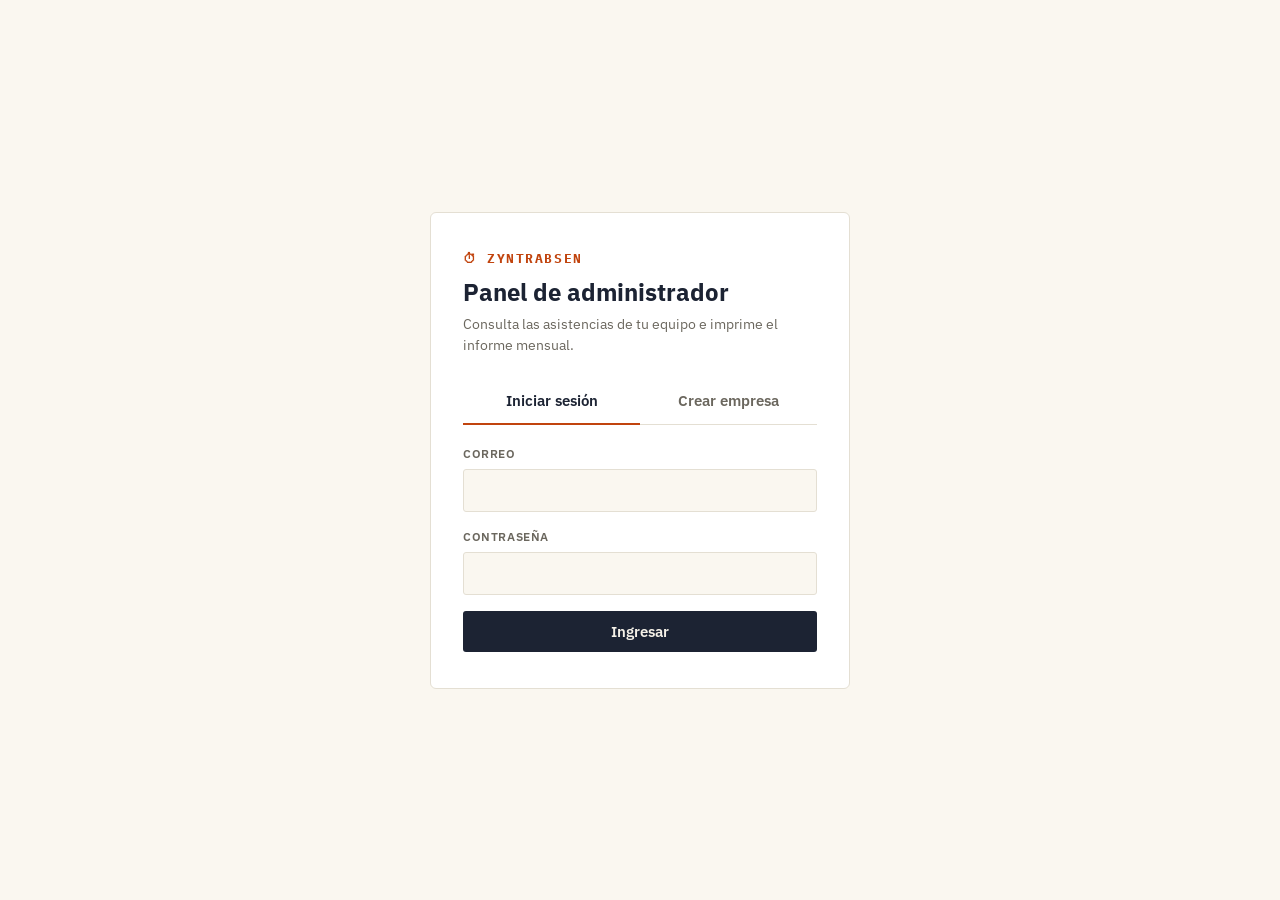
<file: index.html>
<!DOCTYPE html>
<html lang="es">
<head>
<meta charset="UTF-8" />
<meta name="viewport" content="width=device-width, initial-scale=1.0" />
<title data-i18n="auth.pageTitle">ZyntrAbsen · Acceso administrador</title>
<link rel="stylesheet" href="css/styles.css" />
</head>
<body>

<div class="auth-shell">
  <div class="auth-card" style="position:relative">
    <div id="lang-switcher-container" class="lang-switcher-corner"></div>
    <div class="auth-brand">⏱ ZYNTRABSEN</div>
    <h1 class="auth-title" data-i18n="auth.title">Panel de administrador</h1>
    <p class="auth-subtitle" data-i18n="auth.subtitle">Consulta las asistencias de tu equipo e imprime el informe mensual.</p>

    <div class="tabs">
      <div class="tab active" data-tab="login" data-i18n="auth.tabLogin">Iniciar sesión</div>
      <div class="tab" data-tab="signup" data-i18n="auth.tabSignup">Crear empresa</div>
    </div>

    <div id="alert" class="alert"></div>

    <!-- LOGIN -->
    <form id="form-login" class="form-panel active">
      <div class="field">
        <label for="login-email" data-i18n="auth.loginEmail">Correo</label>
        <input id="login-email" type="email" required autocomplete="email" />
      </div>
      <div class="field">
        <label for="login-password" data-i18n="auth.loginPassword">Contraseña</label>
        <input id="login-password" type="password" required autocomplete="current-password" />
      </div>
      <button class="btn btn-primary" type="submit" style="width:100%" data-i18n="auth.loginButton">Ingresar</button>
    </form>

    <!-- SIGNUP (crear empresa) -->
    <form id="form-signup" class="form-panel">
      <div class="field">
        <label for="signup-company" data-i18n="auth.signupCompanyName">Nombre de la empresa</label>
        <input id="signup-company" type="text" required />
      </div>
      <div class="field">
        <label for="signup-country" data-i18n="auth.signupCountry">País base</label>
        <select id="signup-country" required>
          <option value="" data-i18n="auth.signupCountryLoading">Cargando países…</option>
        </select>
      </div>
      <div class="field">
        <label for="signup-name" data-i18n="auth.signupYourName">Tu nombre</label>
        <input id="signup-name" type="text" required />
      </div>
      <div class="field">
        <label for="signup-email" data-i18n="auth.signupEmail">Correo</label>
        <input id="signup-email" type="email" required autocomplete="email" />
      </div>
      <div class="field">
        <label for="signup-password" data-i18n="auth.signupPassword">Contraseña</label>
        <input id="signup-password" type="password" required minlength="6" autocomplete="new-password" />
      </div>
      <button class="btn btn-stamp" type="submit" style="width:100%" data-i18n="auth.signupButton">Crear empresa y cuenta admin</button>
      <p class="hint" data-i18n="auth.signupHint">Se generará un código único que tus empleados usarán para registrarse en la app móvil.</p>

      <div id="code-result" class="code-result">
        <span data-i18n="auth.codeResultLabel">Código de invitación de tu empresa:</span><br />
        <span class="code" id="code-value">------</span>
        <p class="hint" style="margin-top:10px" data-i18n-html="auth.codeResultHint">Guárdalo y compártelo con tus empleados. Ya puedes <a href="dashboard.html">ir al panel</a>.</p>
      </div>
    </form>
  </div>
</div>

<script src="js/config.js"></script>
<script type="module" src="js/auth.js"></script>
</body>
</html>
</file>
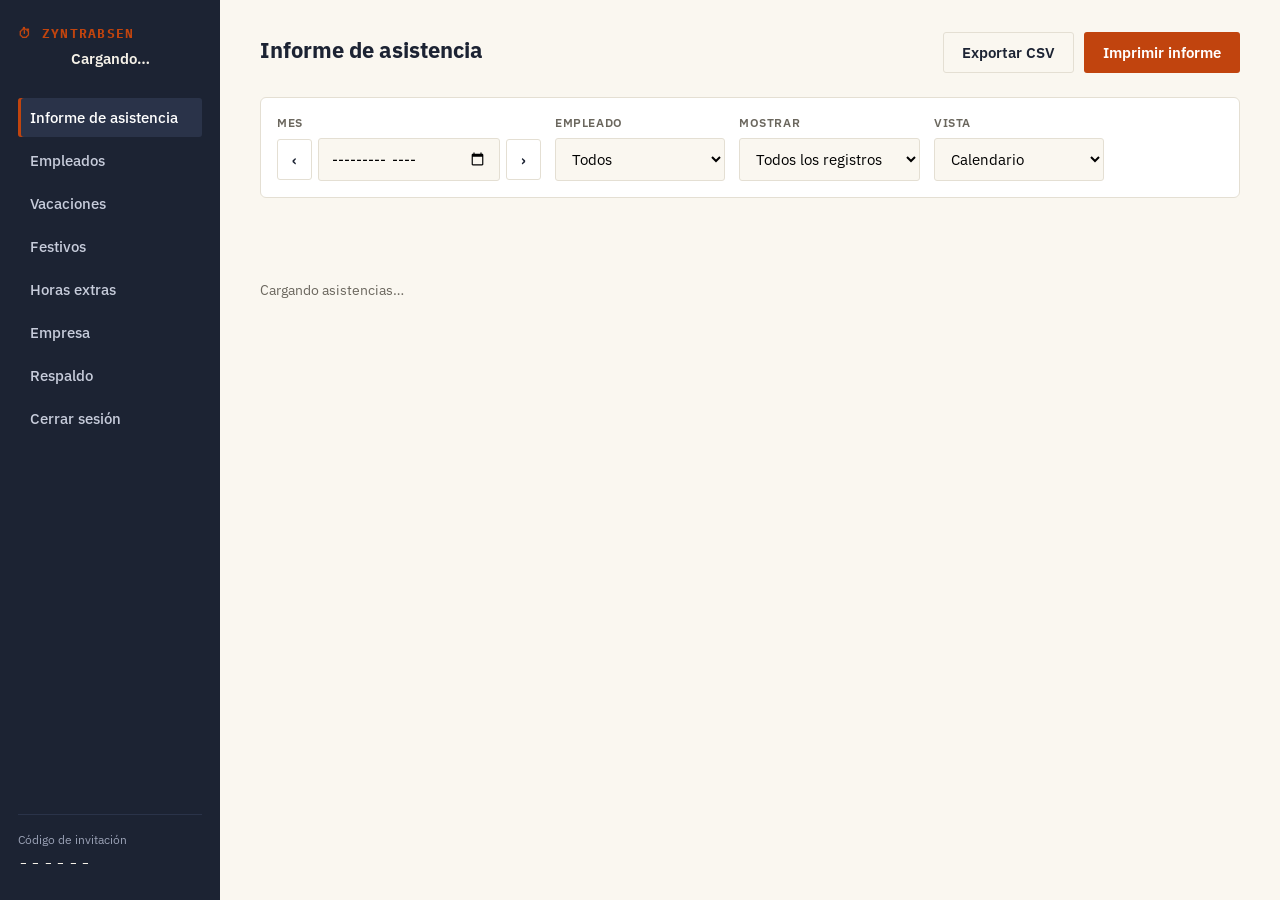
<file: dashboard.html>
<!DOCTYPE html>
<html lang="es">
<head>
<meta charset="UTF-8" />
<meta name="viewport" content="width=device-width, initial-scale=1.0" />
<title data-i18n="dash.pageTitle">ZyntrAbsen · Panel</title>
<link rel="stylesheet" href="css/styles.css" />
</head>
<body>

<div class="app-shell">
  <aside class="sidebar">
    <div class="sidebar-brand">⏱ ZYNTRABSEN</div>
    <div id="sidebar-logo"></div>
    <div class="sidebar-company" id="company-name">Cargando…</div>
    <nav class="sidebar-nav">
      <button data-view="report" class="active" data-i18n="dash.navReport">Informe de asistencia</button>
      <button data-view="employees" data-i18n="dash.navEmployees">Empleados</button>
      <button data-view="vacations" data-i18n="dash.navVacations">Vacaciones</button>
      <button data-view="holidays" data-i18n="dash.navHolidays">Festivos</button>
      <button data-view="overtime" data-i18n="dash.navOvertime">Horas extras</button>
      <button data-view="company" data-i18n="dash.navCompany">Empresa</button>
      <button data-view="backup" data-i18n="dash.navBackup">Respaldo</button>
      <button id="logout-btn" data-i18n="common.logout">Cerrar sesión</button>
    </nav>
    <div class="sidebar-code">
      <span data-i18n="dash.inviteCode">Código de invitación</span>
      <div class="code" id="company-code">------</div>
      <div id="lang-switcher-container"></div>
    </div>
  </aside>

  <main class="main">
    <div id="status-banner"></div>

    <!-- ============ VISTA: INFORME ============ -->
    <section id="view-report">
      <div class="main-header">
        <h1 class="main-title" data-i18n="dash.report.title">Informe de asistencia</h1>
        <div class="main-actions">
          <button class="btn btn-ghost no-print" id="btn-export-csv" data-i18n="dash.report.exportCsv">Exportar CSV</button>
          <button class="btn btn-stamp no-print" id="btn-print" data-i18n="dash.report.print">Imprimir informe</button>
        </div>
      </div>

      <div class="toolbar no-print">
        <div class="field">
          <label for="filter-month" data-i18n="dash.report.month">Mes</label>
          <div class="month-nav">
            <button type="button" class="btn btn-ghost btn-icon" id="btn-prev-month">‹</button>
            <input type="month" id="filter-month" />
            <button type="button" class="btn btn-ghost btn-icon" id="btn-next-month">›</button>
          </div>
        </div>
        <div class="field">
          <label for="filter-employee" data-i18n="dash.report.employee">Empleado</label>
          <select id="filter-employee"><option value="" data-i18n="dash.report.employeeAll">Todos</option></select>
        </div>
        <div class="field">
          <label for="filter-overtime" data-i18n="dash.report.show">Mostrar</label>
          <select id="filter-overtime">
            <option value="all" data-i18n="dash.report.showAll">Todos los registros</option>
            <option value="overtime" data-i18n="dash.report.showOvertimeOnly">Solo overtime</option>
            <option value="regular" data-i18n="dash.report.showRegularOnly">Solo horario regular</option>
          </select>
        </div>
        <div class="field">
          <label for="filter-view" data-i18n="dash.report.view">Vista</label>
          <select id="filter-view">
            <option value="calendar" selected data-i18n="dash.report.viewCalendar">Calendario</option>
            <option value="list" data-i18n="dash.report.viewList">Lista</option>
          </select>
        </div>
      </div>

      <div class="summary-row" id="summary-row"></div>

      <div id="report-list" class="ticket-list">
        <p class="loading" data-i18n="dash.report.loadingAttendance">Cargando asistencias…</p>
      </div>

      <div id="report-calendar" style="display:none"></div>
    </section>

    <!-- ============ VISTA: EMPLEADOS ============ -->
    <section id="view-employees" style="display:none">
      <div class="main-header">
        <h1 class="main-title" data-i18n="dash.emp.title">Empleados</h1>
      </div>

      <p class="hint" id="employees-hint" style="margin-bottom:16px"></p>

      <div id="employee-alert" class="alert"></div>

      <form id="form-add-employee" class="inline-form">
        <div class="field">
          <label for="new-emp-name" data-i18n="dash.emp.formName">Nombre completo</label>
          <input id="new-emp-name" type="text" required />
        </div>
        <div class="field">
          <label for="new-emp-email" data-i18n="dash.emp.formEmail">Correo</label>
          <input id="new-emp-email" type="email" required />
        </div>
        <div class="field">
          <label for="new-emp-password" data-i18n="dash.emp.formPassword">Contraseña provisional</label>
          <input id="new-emp-password" type="text" minlength="6" required data-i18n-placeholder="dash.emp.formPasswordPlaceholder" placeholder="Mínimo 6 caracteres" />
        </div>
        <div class="field">
          <label for="new-emp-hire-date" data-i18n="dash.emp.formHireDate">Fecha de ingreso</label>
          <input id="new-emp-hire-date" type="date" required />
        </div>
        <button class="btn btn-stamp" type="submit" data-i18n="dash.emp.formSubmit">Crear cuenta</button>
      </form>

      <table class="simple-table">
        <thead><tr>
          <th data-i18n="dash.emp.thName">Nombre</th><th data-i18n="dash.emp.thEmail">Correo</th><th data-i18n="dash.emp.thStatus">Estado</th><th data-i18n="dash.emp.thHire">Ingreso</th><th data-i18n="dash.emp.thTermination">Salida</th><th></th>
        </tr></thead>
        <tbody id="employees-tbody"><tr><td colspan="6" class="loading" data-i18n="common.loading">Cargando…</td></tr></tbody>
      </table>
      <!-- Salary + Dept subsection -->
      <div style="margin-top:32px; padding-top:28px; border-top:1px solid var(--line)">
        <div style="display:flex; justify-content:space-between; align-items:center; margin-bottom:6px">
          <h2 class="main-title" style="font-size:16px; margin:0" data-i18n="dash.emp.salaryTitle">Sueldo y departamento</h2>
          <a href="overtime-portal.html" target="_blank" class="btn btn-ghost" style="font-size:13px" data-i18n="dash.emp.portalLink">Portal de horas extras ↗</a>
        </div>
        <p class="hint" style="margin-bottom:16px" data-i18n="dash.emp.salaryHint">El sueldo básico se usa para calcular la remuneración de horas extras en el portal del empleado.</p>
        <table class="simple-table">
          <thead><tr>
            <th data-i18n="dash.emp.thName">Nombre</th>
            <th data-i18n="dash.emp.salaryThDept">Departamento</th>
            <th data-i18n="dash.emp.salaryThSalary">Sueldo básico</th>
          </tr></thead>
          <tbody id="salary-dept-tbody"><tr><td colspan="3" class="loading" data-i18n="common.loading">Cargando…</td></tr></tbody>
        </table>
      </div>
    </section>

    <!-- ============ VISTA: VACACIONES ============ -->
    <section id="view-vacations" style="display:none">
      <div class="main-header">
        <h1 class="main-title" data-i18n="dash.vac.title">Vacaciones</h1>
        <div class="field" style="margin:0">
          <label for="vac-year" data-i18n="dash.vac.year">Año</label>
          <input type="number" id="vac-year" style="width:100px" />
        </div>
      </div>
      <p class="hint" style="margin-bottom:16px" data-i18n="dash.vac.hint">El saldo se calcula como los días asignados al año menos los días ya registrados como tomados en ese año. Los días asignados son editables por empleado.</p>

      <table class="simple-table" style="margin-bottom:28px">
        <thead><tr><th data-i18n="dash.vac.thEmployee">Empleado</th><th data-i18n="dash.vac.thAllowance">Asignados/año</th><th data-i18n="dash.vac.thTaken">Tomados este año</th><th data-i18n="dash.vac.thRemaining">Restantes</th></tr></thead>
        <tbody id="vacations-summary-tbody"><tr><td colspan="4" class="loading" data-i18n="common.loading">Cargando…</td></tr></tbody>
      </table>

      <h1 class="main-title" style="font-size:16px; margin-bottom:12px" data-i18n="dash.vac.registerTitle">Registrar un período tomado</h1>
      <form id="form-vacation" class="inline-form">
        <div class="field">
          <label for="vac-employee" data-i18n="dash.vac.formEmployee">Empleado</label>
          <select id="vac-employee" required></select>
        </div>
        <div class="field">
          <label for="vac-start" data-i18n="dash.vac.formStart">Inicio</label>
          <input type="date" id="vac-start" required />
        </div>
        <div class="field">
          <label for="vac-end" data-i18n="dash.vac.formEnd">Fin</label>
          <input type="date" id="vac-end" required />
        </div>
        <div class="field">
          <label for="vac-days" data-i18n="dash.vac.formDays">Días</label>
          <input type="number" id="vac-days" min="1" style="width:80px" required />
        </div>
        <div class="field" style="flex:1">
          <label for="vac-note" data-i18n="dash.vac.formNote">Nota (opcional)</label>
          <input type="text" id="vac-note" data-i18n-placeholder="dash.vac.formNotePlaceholder" placeholder="Ej. Vacaciones de fin de año" />
        </div>
        <button class="btn btn-primary" type="submit" data-i18n="dash.vac.formSubmit">Registrar</button>
      </form>

      <table class="simple-table">
        <thead><tr><th data-i18n="dash.vac.thEmployee">Empleado</th><th data-i18n="dash.vac.thPeriod">Período</th><th data-i18n="dash.vac.thDays">Días</th><th data-i18n="dash.vac.thNote">Nota</th><th></th></tr></thead>
        <tbody id="vacations-log-tbody"><tr><td colspan="5" class="loading" data-i18n="common.loading">Cargando…</td></tr></tbody>
      </table>
    </section>

    <!-- ============ VISTA: FESTIVOS ============ -->
    <section id="view-holidays" style="display:none">
      <div class="main-header">
        <h1 class="main-title" data-i18n="dash.hol.title">Festivos</h1>
      </div>
      <p class="hint" style="margin-bottom:16px" data-i18n="dash.hol.hint">Los festivos nacionales del país de tu empresa ya están precargados. Agrega aquí fechas especiales propias de tu empresa (cierres, puentes internos, etc). Cualquier día listado aquí cuenta como overtime a cualquier hora.</p>

      <div class="toolbar">
        <div class="field" style="flex:1 1 100%">
          <label data-i18n="dash.hol.countriesLabel">Países cuyos festivos nacionales aplican</label>
          <div id="holiday-countries-list" style="display:flex; gap:8px; flex-wrap:wrap; margin-top:8px;"></div>
        </div>
        <div class="field">
          <label for="add-country-select" data-i18n="dash.hol.addCountryLabel">Agregar otro país (ej. embajadas)</label>
          <select id="add-country-select"><option value="" data-i18n="dash.hol.chooseCountry">Elegir país…</option></select>
        </div>
        <button class="btn btn-primary" id="btn-add-country" type="button" data-i18n="dash.hol.addCountryBtn">Agregar país</button>
      </div>
      <form id="form-holiday" class="inline-form">
        <div class="field">
          <label for="holiday-date" data-i18n="dash.hol.formDate">Fecha</label>
          <input type="date" id="holiday-date" required />
        </div>
        <div class="field" style="flex:1">
          <label for="holiday-name" data-i18n="dash.hol.formName">Nombre</label>
          <input type="text" id="holiday-name" data-i18n-placeholder="dash.hol.formNamePlaceholder" placeholder="Ej. Aniversario de la empresa" required />
        </div>
        <button class="btn btn-primary" type="submit" data-i18n="dash.hol.formSubmit">Agregar festivo</button>
      </form>
      <table class="simple-table">
        <thead><tr><th data-i18n="dash.hol.thDate">Fecha</th><th data-i18n="dash.hol.thName">Nombre</th><th data-i18n="dash.hol.thOrigin">Origen</th><th></th></tr></thead>
        <tbody id="holidays-tbody"><tr><td colspan="4" class="loading" data-i18n="common.loading">Cargando…</td></tr></tbody>
      </table>
    </section>

    <!-- ============ VISTA: EMPRESA ============ -->
    <section id="view-company" style="display:none">
      <div class="main-header">
        <h1 class="main-title" data-i18n="dash.company.title">Configuración de la empresa</h1>
      </div>
      <p class="hint" style="margin-bottom:16px" data-i18n="dash.company.logoHint">
        Se muestra en la app móvil de tus empleados. Recomendado: imagen cuadrada, fondo blanco o transparente, menos de 2 MB.
      </p>

      <div id="company-alert" class="alert"></div>

      <div style="display:flex; align-items:center; gap:24px; margin-top:8px">
        <div id="logo-preview" style="width:120px; height:120px; border-radius:12px; border:1px solid var(--line); background:var(--paper-card); display:flex; align-items:center; justify-content:center; overflow:hidden; flex-shrink:0">
          <span class="hint" data-i18n="dash.company.noLogo" style="text-align:center; padding:8px; font-size:12px">Todavía no has subido un logo.</span>
        </div>
        <div>
          <input type="file" id="logo-file-input" accept="image/png,image/jpeg,image/webp" style="display:none" />
          <button class="btn btn-stamp" id="btn-upload-logo" type="button" data-i18n="dash.company.uploadButton">Subir logo</button>
        </div>
      </div>

      <div style="margin-top:32px; padding-top:28px; border-top:1px solid var(--line)">
        <h2 class="main-title" style="font-size:16px; margin-bottom:6px" data-i18n="dash.company.hoursTitle">Horario laboral</h2>
        <p class="hint" style="margin-bottom:16px" data-i18n="dash.company.hoursHint">
          Cualquier marcaje fuera de este horario (o cualquier hora, en un día festivo) cuenta automáticamente como overtime.
        </p>
        <div class="inline-form" style="margin-bottom:0">
          <div class="field">
            <label for="work-start" data-i18n="dash.company.workStart">Entrada</label>
            <input type="time" id="work-start" />
          </div>
          <div class="field">
            <label for="work-end" data-i18n="dash.company.workEnd">Salida</label>
            <input type="time" id="work-end" />
          </div>
          <button class="btn btn-primary" id="btn-save-hours" type="button" data-i18n="dash.company.hoursSave">Guardar horario</button>
        </div>
      </div>

      <div style="margin-top:32px; padding-top:28px; border-top:1px solid var(--line)">
        <h2 class="main-title" style="font-size:16px; margin-bottom:6px" data-i18n="dash.company.scheduleTitle">Recordatorios de marcaje (app móvil)</h2>
        <p class="hint" style="margin-bottom:16px" data-i18n="dash.company.scheduleHint">
          Define a qué hora enviar notificaciones de entrada y salida a los empleados en la app.
        </p>
        <table class="simple-table">
          <thead><tr>
            <th data-i18n="dash.company.schDay">Día</th>
            <th data-i18n="dash.company.schActive">Día laboral</th>
            <th data-i18n="dash.company.schIn">Entrada</th>
            <th data-i18n="dash.company.schOut">Salida</th>
          </tr></thead>
          <tbody id="schedule-tbody"><tr><td colspan="4" class="loading" data-i18n="common.loading">Cargando…</td></tr></tbody>
        </table>
        <div style="margin-top:16px; display:flex; align-items:center; gap:14px">
          <button class="btn btn-primary" id="btn-save-schedule" type="button" data-i18n="dash.company.schSave">Guardar recordatorios</button>
          <span id="schedule-status" class="hint"></span>
        </div>
      </div>

      <div style="margin-top:32px; padding-top:28px; border-top:1px solid var(--line)">
        <h2 class="main-title" style="font-size:16px; margin-bottom:6px" data-i18n="dash.company.rulesTitle">Reglas de asistencia</h2>
        <p class="hint" style="margin-bottom:16px" data-i18n="dash.company.rulesHint">
          Configura la tolerancia de llegada tardía y el tiempo mínimo para que las horas extras se contabilicen.
        </p>
        <div class="inline-form" style="flex-wrap:wrap; gap:20px; margin-bottom:0">
          <div class="field">
            <label for="grace-minutes" data-i18n="dash.company.graceLabel">Tolerancia de llegada tardía (minutos)</label>
            <input type="number" id="grace-minutes" min="0" max="60" step="1" style="width:90px" value="0" />
            <span class="hint" data-i18n="dash.company.graceHint" style="font-size:11px"></span>
          </div>
          <div class="field">
            <label for="overtime-min-minutes" data-i18n="dash.company.overtimeMinLabel">Mínimo de horas extras por sesión (minutos)</label>
            <input type="number" id="overtime-min-minutes" min="0" max="120" step="1" style="width:90px" value="0" />
            <span class="hint" data-i18n="dash.company.overtimeMinHint" style="font-size:11px"></span>
          </div>
        </div>
        <div style="margin-top:16px; display:flex; align-items:center; gap:14px">
          <button class="btn btn-primary" id="btn-save-rules" type="button" data-i18n="dash.company.rulesSave">Guardar reglas</button>
          <span id="rules-status" class="hint"></span>
        </div>
      </div>

      <div style="margin-top:32px; padding-top:28px; border-top:1px solid var(--line)">
        <h2 class="main-title" style="font-size:16px; margin-bottom:6px" data-i18n="dash.company.otRatesTitle">Tarifas de horas extras</h2>
        <p class="hint" style="margin-bottom:16px" data-i18n="dash.company.otRatesHint">
          Porcentaje del sueldo básico que se paga por hora extra. El máximo define el tope mensual permitido.
        </p>
        <div class="inline-form" style="flex-wrap:wrap; gap:20px; margin-bottom:0">
          <div class="field">
            <label for="ot-rate-weekday" data-i18n="dash.company.otRateWeekday">Tarifa día hábil (% del sueldo/hora)</label>
            <div style="display:flex; align-items:center; gap:6px">
              <input type="number" id="ot-rate-weekday" min="0" max="100" step="0.01" style="width:90px" value="0.50" />
              <span class="hint">%</span>
            </div>
          </div>
          <div class="field">
            <label for="ot-rate-holiday" data-i18n="dash.company.otRateHoliday">Tarifa día libre / festivo (% del sueldo/hora)</label>
            <div style="display:flex; align-items:center; gap:6px">
              <input type="number" id="ot-rate-holiday" min="0" max="100" step="0.01" style="width:90px" value="0.75" />
              <span class="hint">%</span>
            </div>
          </div>
          <div class="field">
            <label for="ot-max-pct" data-i18n="dash.company.otMaxPct">Máximo mensual permitido (% del sueldo básico)</label>
            <div style="display:flex; align-items:center; gap:6px">
              <input type="number" id="ot-max-pct" min="0" max="100" step="0.5" style="width:90px" value="28" />
              <span class="hint">%</span>
            </div>
          </div>
        </div>
        <div style="margin-top:16px; display:flex; align-items:center; gap:14px">
          <button class="btn btn-primary" id="btn-save-ot-rates" type="button" data-i18n="dash.company.otRatesSave">Guardar tarifas</button>
          <span id="ot-rates-status" class="hint"></span>
        </div>
      </div>

      <div style="margin-top:32px; padding-top:28px; border-top:1px solid var(--line)">
        <h2 class="main-title" style="font-size:16px; margin-bottom:6px" data-i18n="dash.company.reportHeaderTitle">Encabezado del formulario de horas extras</h2>
        <p class="hint" style="margin-bottom:16px" data-i18n="dash.company.reportHeaderHint">
          Este texto aparecerá en la esquina superior derecha del formulario impreso de horas extras.
        </p>
        <div class="field" style="max-width:480px">
          <label for="report-header-text" data-i18n="dash.company.reportHeaderLabel">Texto de referencia</label>
          <textarea id="report-header-text" rows="3" style="width:100%; padding:8px 10px; border:1px solid var(--line); border-radius:4px; font-size:13px; font-family:inherit; resize:vertical" data-i18n-placeholder="dash.company.reportHeaderPlaceholder"></textarea>
        </div>
        <div style="margin-top:14px; display:flex; align-items:center; gap:14px">
          <button class="btn btn-primary" id="btn-save-report-header" type="button" data-i18n="dash.company.reportHeaderSave">Guardar encabezado</button>
          <span id="report-header-status" class="hint"></span>
        </div>
      </div>

      <div style="margin-top:32px; padding-top:28px; border-top:1px solid var(--line)">
        <h2 class="main-title" style="font-size:16px; margin-bottom:6px" data-i18n="dash.company.pwTitle">Cambiar contraseña</h2>
        <p class="hint" style="margin-bottom:16px" data-i18n="dash.company.pwHint">
          Tu contraseña se almacena de forma segura en Supabase, nunca en este sitio.
        </p>
        <div id="pw-alert" class="alert"></div>
        <div class="inline-form" style="flex-direction:column; align-items:flex-start; gap:14px; margin-bottom:0">
          <div class="field">
            <label for="pw-current" data-i18n="dash.company.pwCurrent">Contraseña actual</label>
            <input type="password" id="pw-current" autocomplete="current-password" style="min-width:260px" />
          </div>
          <div class="field">
            <label for="pw-new" data-i18n="dash.company.pwNew">Nueva contraseña</label>
            <input type="password" id="pw-new" autocomplete="new-password" style="min-width:260px" />
          </div>
          <div class="field">
            <label for="pw-confirm" data-i18n="dash.company.pwConfirm">Confirmar nueva contraseña</label>
            <input type="password" id="pw-confirm" autocomplete="new-password" style="min-width:260px" />
          </div>
          <button class="btn btn-primary" id="btn-change-pw" type="button" data-i18n="dash.company.pwSave">Cambiar contraseña</button>
        </div>
      </div>

      <div style="margin-top:32px; padding-top:28px; border-top:1px solid var(--line)">
        <h2 class="main-title" style="font-size:16px; margin-bottom:6px" data-i18n="dash.company.emailTitle">Cambiar correo de acceso</h2>
        <p class="hint" style="margin-bottom:16px" data-i18n="dash.company.emailHint">
          Supabase enviará un enlace de confirmación al nuevo correo. El cambio solo aplica al hacer clic en ese enlace.
        </p>
        <div id="email-alert" class="alert"></div>
        <div class="inline-form" style="flex-direction:column; align-items:flex-start; gap:14px; margin-bottom:0">
          <div class="field">
            <label data-i18n="dash.company.emailCurrent">Correo actual</label>
            <input type="email" id="email-current-display" disabled style="min-width:260px; opacity:.6" />
          </div>
          <div class="field">
            <label for="email-new" data-i18n="dash.company.emailNew">Nuevo correo</label>
            <input type="email" id="email-new" autocomplete="email" style="min-width:260px" />
          </div>
          <div class="field">
            <label for="email-pw" data-i18n="dash.company.emailPw">Contraseña actual (para verificar)</label>
            <input type="password" id="email-pw" autocomplete="current-password" style="min-width:260px" />
          </div>
          <button class="btn btn-primary" id="btn-change-email" type="button" data-i18n="dash.company.emailSave">Cambiar correo</button>
        </div>
      </div>

    </section>

    <!-- ============ VISTA: HORAS EXTRAS ============ -->
    <section id="view-overtime" style="display:none">
      <div class="main-header">
        <h1 class="main-title" data-i18n="dash.ot.title">Horas extras</h1>
        <div style="display:flex; gap:8px; align-items:center">
          <select id="ot-filter-status" style="padding:5px 10px; border:1px solid var(--line); border-radius:4px; font-size:13px; background:var(--paper)">
            <option value="" data-i18n="dash.ot.filterAll">Todos</option>
            <option value="submitted" data-i18n="dash.ot.filterSubmitted">Enviados</option>
            <option value="approved"  data-i18n="dash.ot.filterApproved">Aprobados</option>
            <option value="rejected"  data-i18n="dash.ot.filterRejected">Rechazados</option>
            <option value="draft"     data-i18n="dash.ot.filterDraft">Borradores</option>
          </select>
          <select id="ot-filter-month" style="padding:5px 10px; border:1px solid var(--line); border-radius:4px; font-size:13px; background:var(--paper)">
            <option value="" data-i18n="dash.ot.filterAllMonths">Todos los meses</option>
          </select>
        </div>
      </div>
      <p class="hint" style="margin-bottom:16px" data-i18n="dash.ot.hint">
        Formularios de horas extras enviados por los empleados. Añade los nombres de quien autoriza y aprueba antes de imprimir.
      </p>
      <div id="ot-list">
        <p class="hint" style="text-align:center; padding:24px" data-i18n="common.loading">Cargando…</p>
      </div>
    </section>

    <!-- ============ VISTA: RESPALDO ============ -->
    <section id="view-backup" style="display:none">
      <div class="main-header">
        <h1 class="main-title" data-i18n="dash.backup.title">Respaldo de datos</h1>
      </div>
      <p class="hint" style="margin-bottom:16px" data-i18n="dash.backup.hint">
        Descarga una copia completa de los datos de tu empresa (empleados, asistencias, festivos propios
        y vacaciones) en un archivo JSON. Guárdalo en un lugar seguro (Google Drive, disco externo) por
        cualquier eventualidad. Puedes hacerlo tan seguido como quieras — no afecta los datos en ZyntrAbsen.
      </p>
      <button class="btn btn-stamp" id="btn-download-backup" data-i18n="dash.backup.button">Descargar respaldo completo</button>
      <p id="backup-status" class="hint" style="margin-top:14px"></p>

      <hr style="margin:28px 0; border:none; border-top:1px solid var(--line)">
      <h2 style="font-size:1.1rem; font-weight:700; color:var(--ink); margin-bottom:8px" data-i18n="dash.backup.restoreTitle">Restaurar desde respaldo</h2>
      <p class="hint" style="margin-bottom:16px" data-i18n="dash.backup.restoreHint"></p>
      <div style="display:flex; align-items:center; gap:12px; flex-wrap:wrap">
        <label class="btn btn-ghost" style="cursor:pointer">
          <span data-i18n="dash.backup.restoreChoose">Elegir archivo de respaldo</span>
          <input type="file" id="restore-file-input" accept=".json" style="display:none">
        </label>
        <span id="restore-file-name" class="hint"></span>
      </div>
      <button class="btn btn-stamp" id="btn-restore-backup" style="margin-top:12px; display:none" data-i18n="dash.backup.restoreConfirmBtn">Restaurar datos</button>
      <p id="restore-status" class="hint" style="margin-top:14px"></p>
    </section>

  </main>
</div>

<script src="js/config.js"></script>
<script type="module" src="js/dashboard.js"></script>
</body>
</html>
</file>
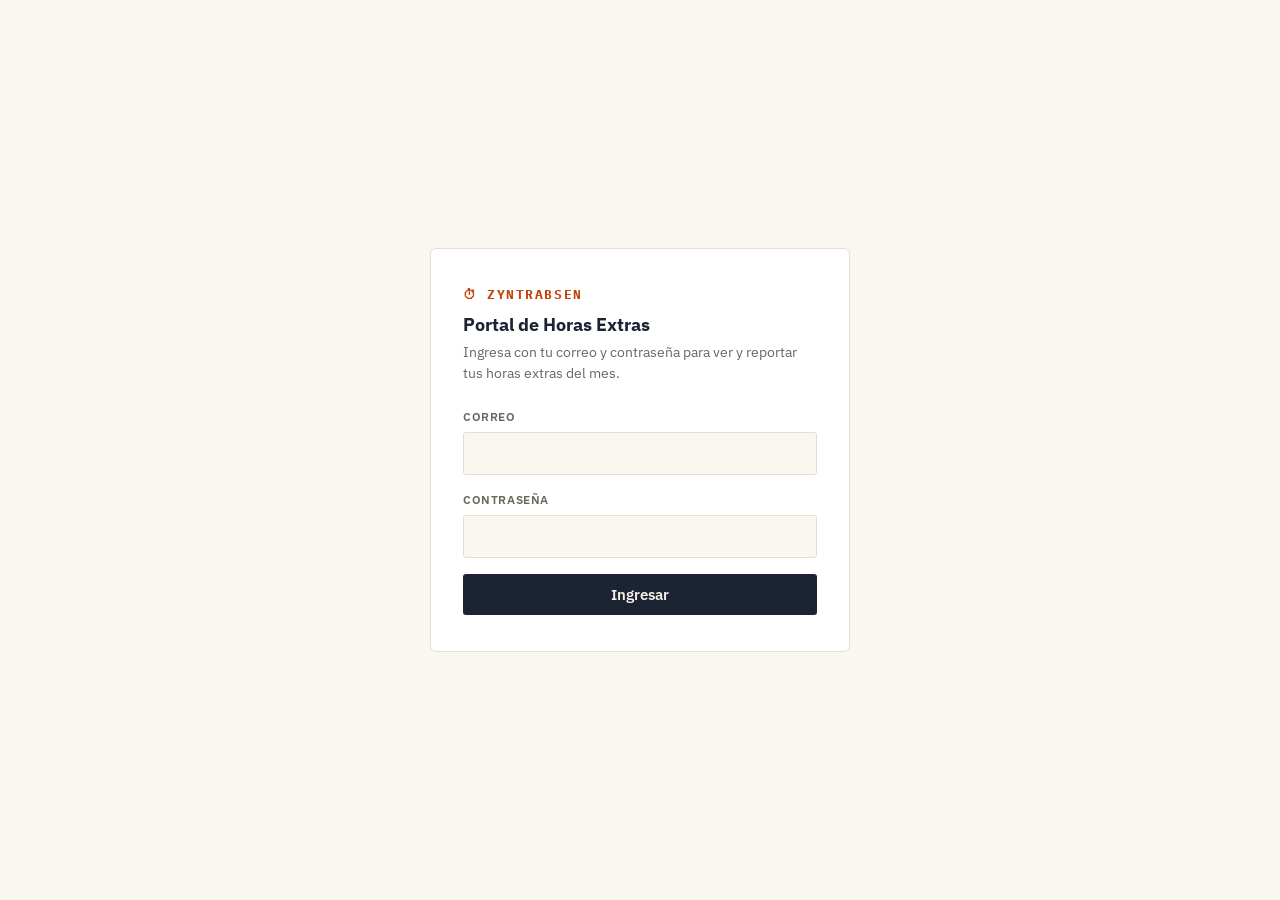
<file: overtime-portal.html>
<!DOCTYPE html>
<html lang="es">
<head>
<meta charset="UTF-8" />
<meta name="viewport" content="width=device-width, initial-scale=1.0" />
<title>Portal Horas Extras · ZyntrAbsen</title>
<link rel="stylesheet" href="css/styles.css" />
<script src="js/config.js"></script>
<style>
  .portal-wrap   { max-width:940px; margin:0 auto; padding:24px 24px 48px; }
  .emp-info-grid { display:grid; grid-template-columns:repeat(auto-fit,minmax(170px,1fr)); gap:12px; }
  .emp-info-cell { padding:14px 18px; background:var(--paper-card); border:1px solid var(--line); border-radius:6px; }
  .emp-info-cell .lbl { font-size:11px; font-weight:600; text-transform:uppercase; letter-spacing:.05em; color:var(--text-muted); margin-bottom:4px; }
  .emp-info-cell .val { font-size:16px; font-weight:700; color:var(--ink); font-family:var(--font-display); }

  .ot-table { width:100%; border-collapse:collapse; font-size:13px; }
  .ot-table th { background:#F1ECDF; font-size:11px; text-transform:uppercase; letter-spacing:.04em; color:var(--text-muted); padding:8px 10px; text-align:left; border-bottom:2px solid var(--line); }
  .ot-table td { padding:5px 6px; border-bottom:1px solid var(--line); vertical-align:middle; }
  .ot-table .num-col { font-family:var(--font-display); }
  .ot-input { width:100%; padding:5px 8px; border:1px solid var(--line); border-radius:4px; font-size:13px; background:var(--paper); font-family:inherit; }
  .ot-input:focus { outline:2px solid var(--stamp); border-color:transparent; }
  .ot-input.num { width:64px; font-family:var(--font-display); text-align:center; }
  .ot-input.time { width:96px; }
  .type-sel { padding:5px 8px; border:1px solid var(--line); border-radius:4px; font-size:12px; background:var(--paper); cursor:pointer; }
  .type-sel.weekday { color:var(--ink); border-color:var(--line); }
  .type-sel.holiday { color:var(--overtime); border-color:var(--overtime); }
  .del-btn { background:none; border:none; cursor:pointer; color:var(--text-muted); font-size:18px; padding:2px 6px; border-radius:4px; }
  .del-btn:hover { color:var(--stamp); background:var(--stamp-soft); }

  .calc-card { background:var(--paper-card); border:1px solid var(--line); border-radius:6px; padding:20px 24px; margin-top:20px; }
  .calc-row { display:flex; align-items:baseline; gap:8px; margin-bottom:6px; font-size:14px; }
  .calc-row .cl { color:var(--text-muted); min-width:160px; }
  .calc-row .ch { font-family:var(--font-display); font-weight:700; min-width:48px; }
  .calc-row .cf { color:var(--text-muted); font-size:12px; flex:1; }
  .calc-row .ca { font-family:var(--font-display); font-weight:700; margin-left:auto; }
  .calc-total { display:flex; justify-content:space-between; align-items:center; margin-top:12px; padding-top:12px; border-top:2px solid var(--ink); }
  .calc-total .lbl { font-size:15px; font-weight:700; color:var(--ink); }
  .calc-total .val { font-family:var(--font-display); font-size:22px; font-weight:700; }
  .over-max-banner { margin-top:10px; padding:8px 12px; background:var(--stamp-soft); color:#8A2E09; border-radius:4px; font-size:12px; }

  /* ── PRINT ──────────────────────────────────────────── */
  @media print {
    body { background:#fff !important; }
    .no-print { display:none !important; }
    #print-view { display:block !important; }
    #screen-portal .portal-wrap { display:none !important; }
    .print-page { font-family:Arial,sans-serif; font-size:11pt; color:#000; max-width:100%; }
    .print-page h1 { font-size:13pt; font-weight:bold; text-align:center; margin:6pt 0 3pt; }
    .print-page h2 { font-size:11pt; font-weight:bold; text-align:center; margin:2pt 0 10pt; }
    .print-hdr { display:flex; justify-content:space-between; font-size:9pt; margin-bottom:6pt; }
    .print-info td { padding:2pt 4pt; font-size:10.5pt; }
    .print-table { width:100%; border-collapse:collapse; font-size:9.5pt; margin-top:8pt; }
    .print-table th, .print-table td { border:1pt solid #333; padding:3pt 5pt; }
    .print-table thead tr:first-child th { background:#e8e8e8; font-weight:bold; }
    .print-table thead tr:last-child th { background:#f0f0f0; font-size:8.5pt; }
    .print-table tfoot td { background:#f0f0f0; font-weight:bold; }
    .print-calc { margin-top:10pt; font-size:10pt; }
    .print-calc table { width:65%; }
    .print-calc td { padding:2pt 4pt; }
    .print-sigs { margin-top:40pt; display:grid; grid-template-columns:1fr 1fr 1fr; gap:16pt; font-size:10pt; }
    .print-sig-cell { text-align:center; }
    .print-sig-line { border-top:1pt solid #333; margin-top:48pt; padding-top:4pt; }
  }

  @media screen {
    #print-view { display:none; }
  }
</style>
</head>
<body>

<!-- ══════════════ LOGIN ══════════════ -->
<div id="screen-login" class="auth-shell">
  <div class="auth-card" style="position:relative">
    <div class="auth-brand">⏱ ZYNTRABSEN</div>
    <h1 class="auth-title" style="font-size:18px" data-i18n="portal.title">Portal de Horas Extras</h1>
    <p class="auth-subtitle" data-i18n="portal.subtitle">Ingresa con tu correo y contraseña para ver y reportar tus horas extras del mes.</p>
    <div id="login-alert" class="alert"></div>
    <div id="login-lang-container" style="position:absolute;top:12px;right:12px"></div>
    <form id="form-login" class="form-panel active">
      <div class="field">
        <label for="login-email" data-i18n="portal.email">Correo</label>
        <input id="login-email" type="email" required autocomplete="email" />
      </div>
      <div class="field">
        <label for="login-password" data-i18n="portal.password">Contraseña</label>
        <input id="login-password" type="password" required autocomplete="current-password" />
      </div>
      <button class="btn btn-primary" type="submit" style="width:100%" id="login-btn" data-i18n="portal.loginBtn">Ingresar</button>
    </form>
  </div>
</div>

<!-- ══════════════ PORTAL ══════════════ -->
<div id="screen-portal" style="display:none">
  <!-- TOP BAR -->
  <div class="no-print" style="background:var(--ink);padding:12px 24px;display:flex;justify-content:space-between;align-items:center">
    <div style="color:var(--text-on-ink);font-family:var(--font-display);font-size:12px;font-weight:700;letter-spacing:.1em">⏱ ZYNTRABSEN</div>
    <div style="display:flex;gap:12px;align-items:center">
      <select id="month-select" style="padding:5px 10px;border:1px solid rgba(255,255,255,.25);border-radius:4px;background:var(--ink-soft);color:var(--text-on-ink);font-size:13px"></select>
      <div id="portal-lang-container"></div>
      <button id="btn-logout" class="btn btn-ghost" style="color:var(--text-on-ink);border-color:rgba(255,255,255,.3);font-size:13px" data-i18n="portal.logout">Salir</button>
    </div>
  </div>

  <div class="portal-wrap">
    <!-- Employee info -->
    <div style="margin-bottom:20px">
      <div id="portal-company" style="font-size:22px;font-weight:700;color:var(--ink);margin-bottom:14px"></div>
      <div class="emp-info-grid">
        <div class="emp-info-cell"><div class="lbl" data-i18n="portal.infoName">Nombre</div><div class="val" id="info-name"></div></div>
        <div class="emp-info-cell"><div class="lbl" data-i18n="portal.infoDept">Departamento</div><div class="val" id="info-dept"></div></div>
        <div class="emp-info-cell"><div class="lbl" data-i18n="portal.infoSalary">Sueldo Básico</div><div class="val" id="info-salary"></div></div>
        <div class="emp-info-cell"><div class="lbl" data-i18n="portal.infoMaxOT">Máximo Permitido</div><div class="val" id="info-max" style="color:var(--overtime)"></div></div>
      </div>
    </div>

    <!-- Sessions -->
    <div class="no-print" style="display:flex;justify-content:space-between;align-items:center;margin-bottom:10px">
      <h2 style="font-size:15px;font-weight:700;color:var(--ink);margin:0" data-i18n="portal.sessionsTitle">Sesiones de Horas Extras</h2>
      <div style="display:flex;gap:8px;align-items:center">
        <button id="btn-refresh" class="btn btn-ghost" style="font-size:13px" data-i18n="portal.btnRefresh">↻ Actualizar datos</button>
        <button id="btn-add-row" class="btn btn-ghost" style="font-size:13px" data-i18n="portal.addRow">+ Agregar fila</button>
      </div>
    </div>

    <div style="overflow-x:auto">
      <table class="ot-table">
        <thead>
          <tr>
            <th style="width:28px">#</th>
            <th style="width:126px" data-i18n="portal.thDate">Fecha</th>
            <th style="width:210px" data-i18n="portal.thSchedule">Horario</th>
            <th style="width:72px" data-i18n="portal.thHours">Horas</th>
            <th style="width:118px" data-i18n="portal.thType">Tipo</th>
            <th data-i18n="portal.thDesc">Descripción / Keterangan</th>
            <th class="no-print" style="width:32px"></th>
          </tr>
        </thead>
        <tbody id="sessions-tbody"></tbody>
      </table>
    </div>

    <!-- Calculation -->
    <div class="calc-card" id="calc-box"></div>

    <!-- Signatures -->
    <div class="no-print" style="margin-top:20px;padding:18px 20px;background:var(--paper-card);border:1px solid var(--line);border-radius:6px">
      <div style="font-size:12px;font-weight:700;text-transform:uppercase;letter-spacing:.05em;color:var(--text-muted);margin-bottom:14px" data-i18n="portal.sigSectionTitle">Firmas del formulario</div>
      <div style="display:grid;grid-template-columns:1fr 1fr;gap:20px">
        <!-- Yang Memberi Perintah -->
        <div>
          <div style="font-size:11px;font-weight:700;color:var(--overtime);margin-bottom:8px;padding-bottom:4px;border-bottom:1px solid var(--line)" data-i18n="portal.sigAuthTitle">Yang Memberi Perintah</div>
          <div class="field" style="margin-bottom:6px">
            <label style="font-size:11px;color:var(--text-muted)" data-i18n="portal.sigName">Nombre</label>
            <input id="sig-auth-name" class="ot-input" type="text" data-i18n-placeholder="portal.sigNamePh" />
          </div>
          <div class="field">
            <label style="font-size:11px;color:var(--text-muted)" data-i18n="portal.sigPosition">Cargo / Posición</label>
            <input id="sig-auth-pos" class="ot-input" type="text" data-i18n-placeholder="portal.sigPositionPh" />
          </div>
        </div>
        <!-- Mengetahui/Menyetujui -->
        <div>
          <div style="font-size:11px;font-weight:700;color:var(--overtime);margin-bottom:8px;padding-bottom:4px;border-bottom:1px solid var(--line)" data-i18n="portal.sigRevTitle">Mengetahui/Menyetujui</div>
          <div class="field" style="margin-bottom:6px">
            <label style="font-size:11px;color:var(--text-muted)" data-i18n="portal.sigName">Nombre</label>
            <input id="sig-rev-name" class="ot-input" type="text" data-i18n-placeholder="portal.sigNamePh" />
          </div>
          <div class="field" style="margin-bottom:6px">
            <label style="font-size:11px;color:var(--text-muted)" data-i18n="portal.sigSubtitle">Subtítulo</label>
            <input id="sig-rev-sub" class="ot-input" type="text" data-i18n-placeholder="portal.sigSubtitlePh" />
          </div>
          <div class="field">
            <label style="font-size:11px;color:var(--text-muted)" data-i18n="portal.sigPosition">Cargo / Posición</label>
            <input id="sig-rev-pos" class="ot-input" type="text" data-i18n-placeholder="portal.sigPositionPh" />
          </div>
        </div>
      </div>
    </div>

    <!-- Rejection banner (shown when form is rejected) -->
    <div id="rejection-banner" class="no-print" style="display:none;margin-top:16px;padding:14px 18px;background:#FEF2F2;border:1px solid #FCA5A5;border-radius:6px;color:#991B1B"></div>

    <!-- Status + Actions -->
    <div class="no-print" style="margin-top:20px;display:flex;gap:10px;align-items:center;flex-wrap:wrap">
      <button id="btn-save"   class="btn btn-primary"  data-i18n="portal.btnSave">Guardar borrador</button>
      <button id="btn-submit" class="btn btn-stamp"    data-i18n="portal.btnSubmit">Enviar formulario</button>
      <button id="btn-print"  class="btn btn-ghost"    data-i18n="portal.btnPrint">🖨 Imprimir</button>
      <span id="portal-status" class="hint" style="margin-left:auto"></span>
    </div>
  </div>

  <!-- ══ PRINT VIEW (only visible when printing) ══ -->
  <div id="print-view">
    <!-- generated by JS -->
  </div>
</div>

<script type="module" src="js/overtime-portal.js"></script>
</body>
</html>
</file>
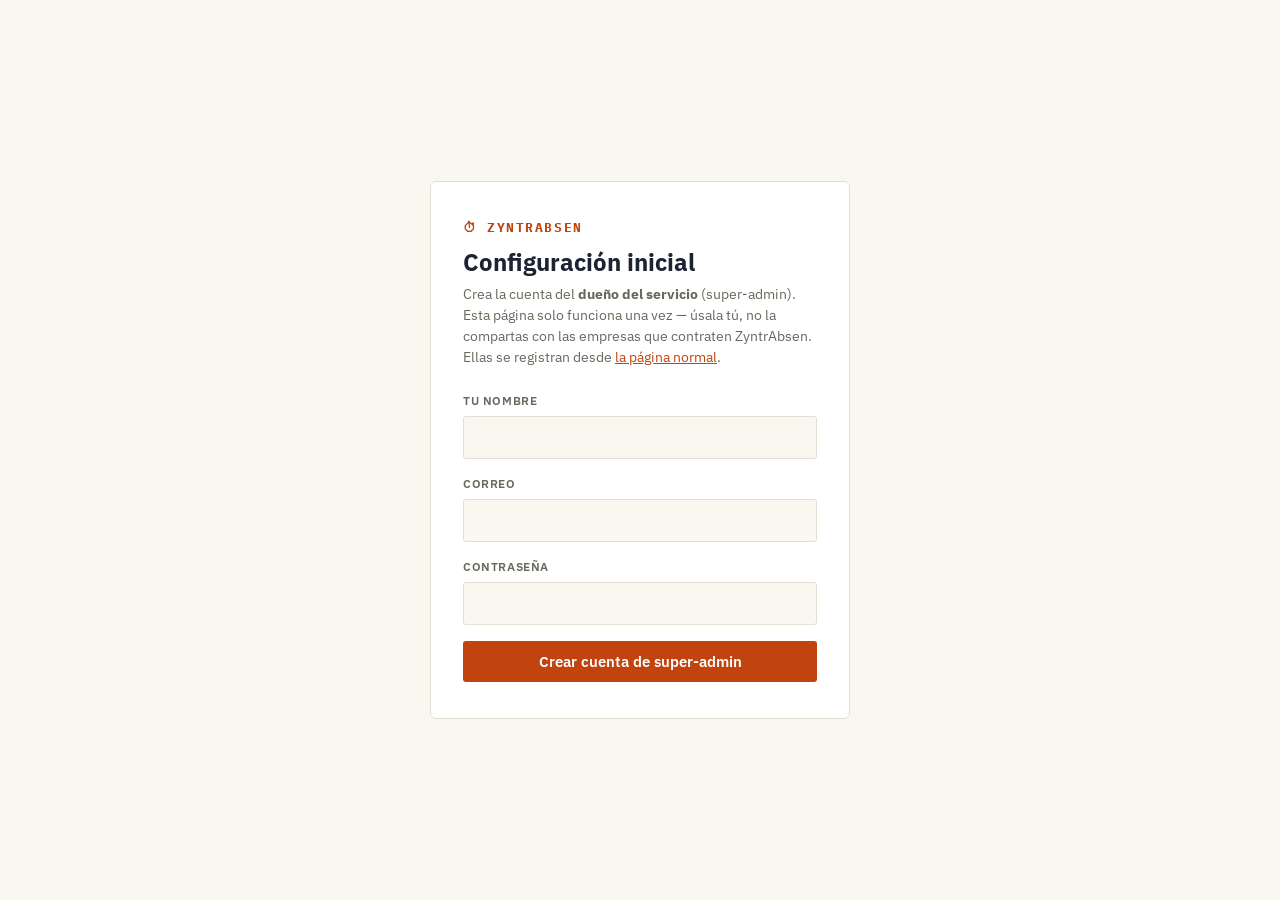
<file: super-admin-setup.html>
<!DOCTYPE html>
<html lang="es">
<head>
<meta charset="UTF-8" />
<meta name="viewport" content="width=device-width, initial-scale=1.0" />
<title data-i18n="sas.pageTitle">ZyntrAbsen · Configuración inicial</title>
<link rel="stylesheet" href="css/styles.css" />
</head>
<body>

<div class="auth-shell">
  <div class="auth-card" style="position:relative">
    <div id="lang-switcher-container" class="lang-switcher-corner"></div>
    <div class="auth-brand">⏱ ZYNTRABSEN</div>
    <h1 class="auth-title" data-i18n="sas.title">Configuración inicial</h1>
    <p class="auth-subtitle" data-i18n-html="sas.subtitleHtml">
      Crea la cuenta del <strong>dueño del servicio</strong> (super-admin). Esta página solo funciona
      una vez — úsala tú, no la compartas con las empresas que contraten ZyntrAbsen. Ellas se registran
      desde <a href="index.html">la página normal</a>.
    </p>

    <div id="alert" class="alert"></div>

    <form id="form-bootstrap">
      <div class="field">
        <label for="su-name" data-i18n="sas.formName">Tu nombre</label>
        <input id="su-name" type="text" required />
      </div>
      <div class="field">
        <label for="su-email" data-i18n="sas.formEmail">Correo</label>
        <input id="su-email" type="email" required autocomplete="email" />
      </div>
      <div class="field">
        <label for="su-password" data-i18n="sas.formPassword">Contraseña</label>
        <input id="su-password" type="password" required minlength="6" autocomplete="new-password" />
      </div>
      <button class="btn btn-stamp" type="submit" style="width:100%" data-i18n="sas.formSubmit">Crear cuenta de super-admin</button>
    </form>
  </div>
</div>

<script src="js/config.js"></script>
<script type="module" src="js/super-admin-setup.js"></script>
</body>
</html>
</file>
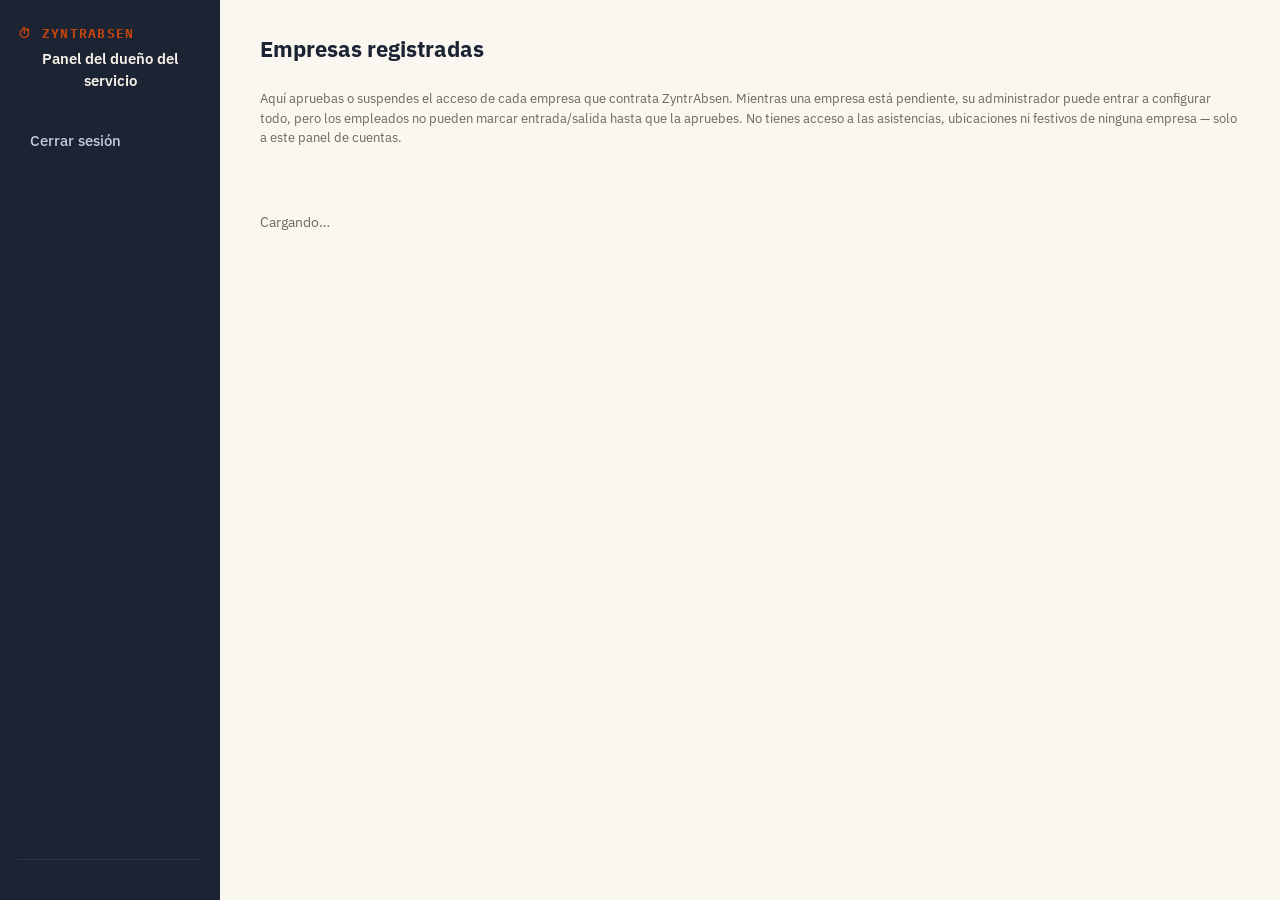
<file: super-admin.html>
<!DOCTYPE html>
<html lang="es">
<head>
<meta charset="UTF-8" />
<meta name="viewport" content="width=device-width, initial-scale=1.0" />
<title data-i18n="sa.pageTitle">ZyntrAbsen · Super Admin</title>
<link rel="stylesheet" href="css/styles.css" />
</head>
<body>

<div class="app-shell">
  <aside class="sidebar">
    <div class="sidebar-brand">⏱ ZYNTRABSEN</div>
    <div class="sidebar-company" data-i18n="sa.subtitle">Panel del dueño del servicio</div>
    <nav class="sidebar-nav">
      <button id="logout-btn" data-i18n="common.logout">Cerrar sesión</button>
    </nav>
    <div class="sidebar-code">
      <div id="lang-switcher-container"></div>
    </div>
  </aside>

  <main class="main">
    <div class="main-header">
      <h1 class="main-title" data-i18n="sa.title">Empresas registradas</h1>
    </div>
    <p class="hint" style="margin-bottom:20px" data-i18n="sa.hint">
      Aquí apruebas o suspendes el acceso de cada empresa que contrata ZyntrAbsen. Mientras una empresa
      está pendiente, su administrador puede entrar a configurar todo, pero los
      empleados no pueden marcar entrada/salida hasta que la apruebes. No tienes acceso a las
      asistencias, ubicaciones ni festivos de ninguna empresa — solo a este panel de cuentas.
    </p>

    <div class="summary-row" id="summary-row"></div>

    <div id="companies-list"><p class="loading" data-i18n="common.loading">Cargando…</p></div>
  </main>
</div>

<script src="js/config.js"></script>
<script type="module" src="js/super-admin.js"></script>
</body>
</html>
</file>
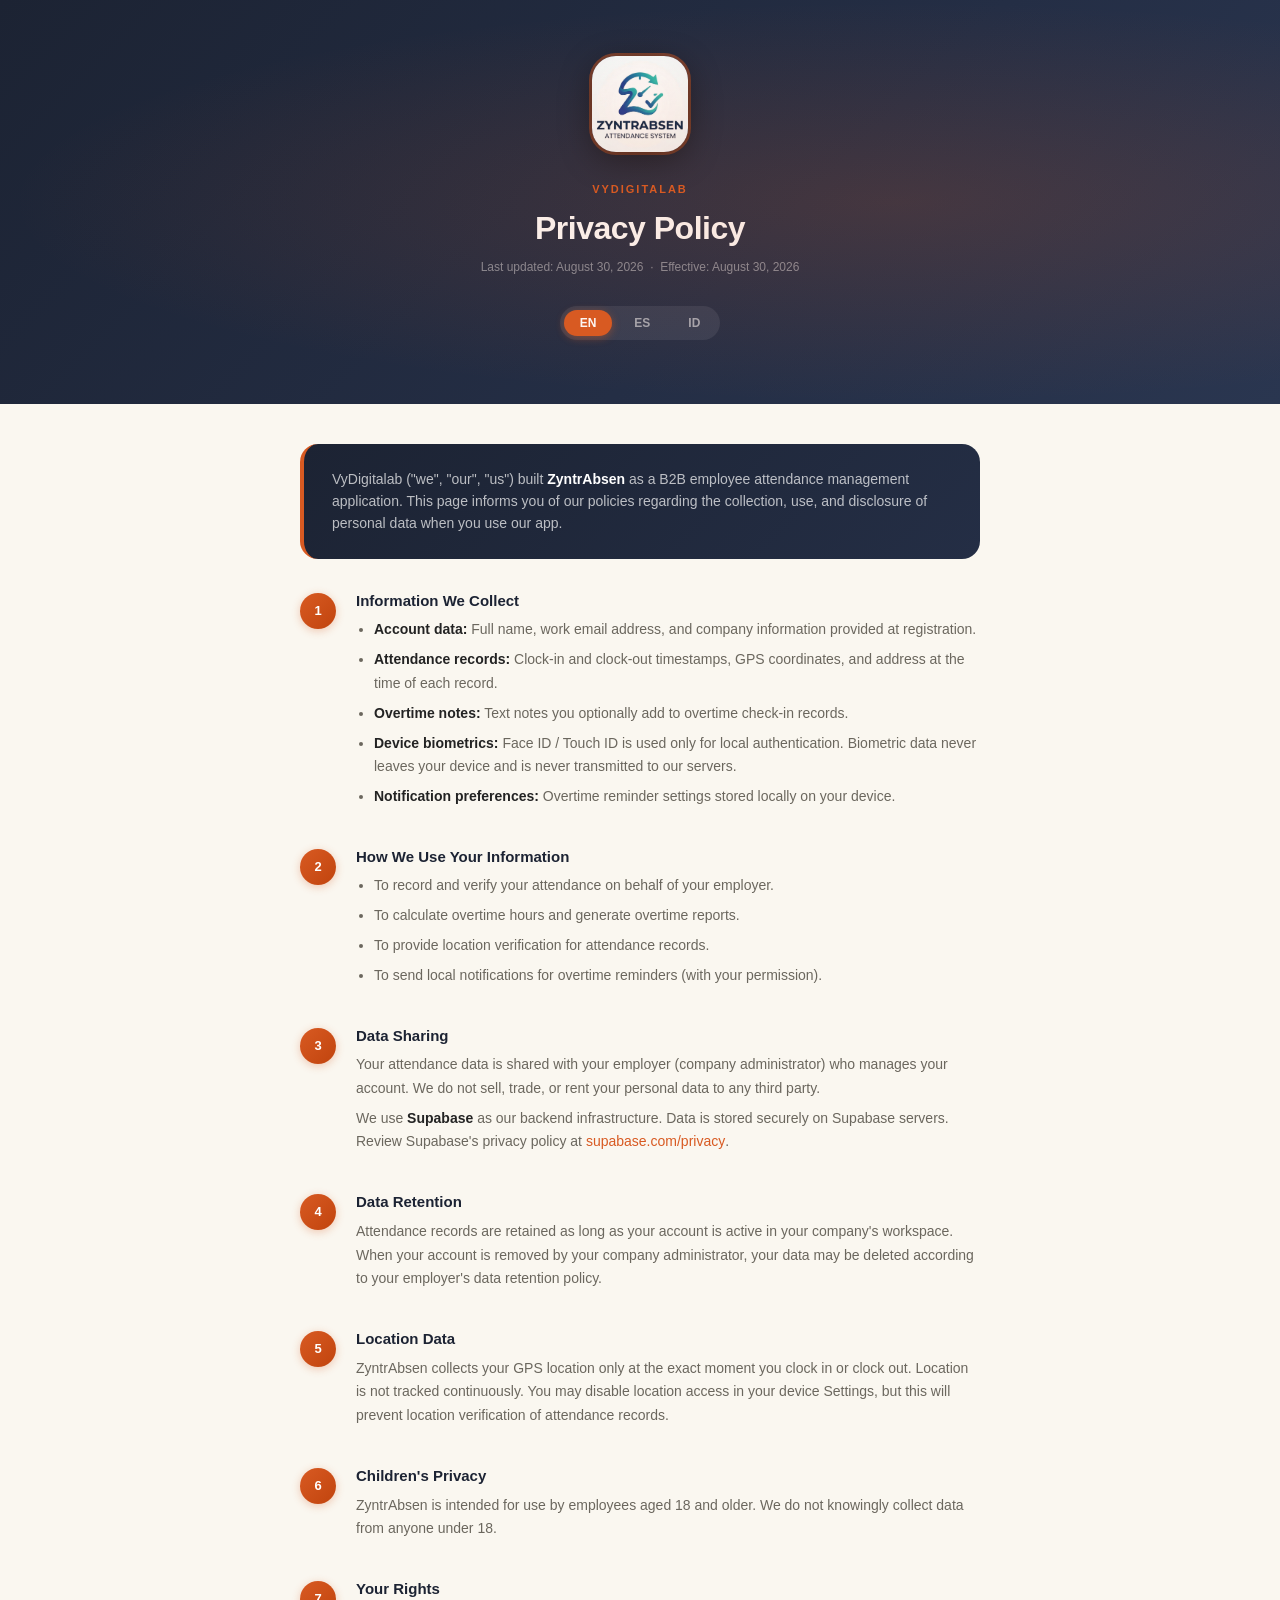
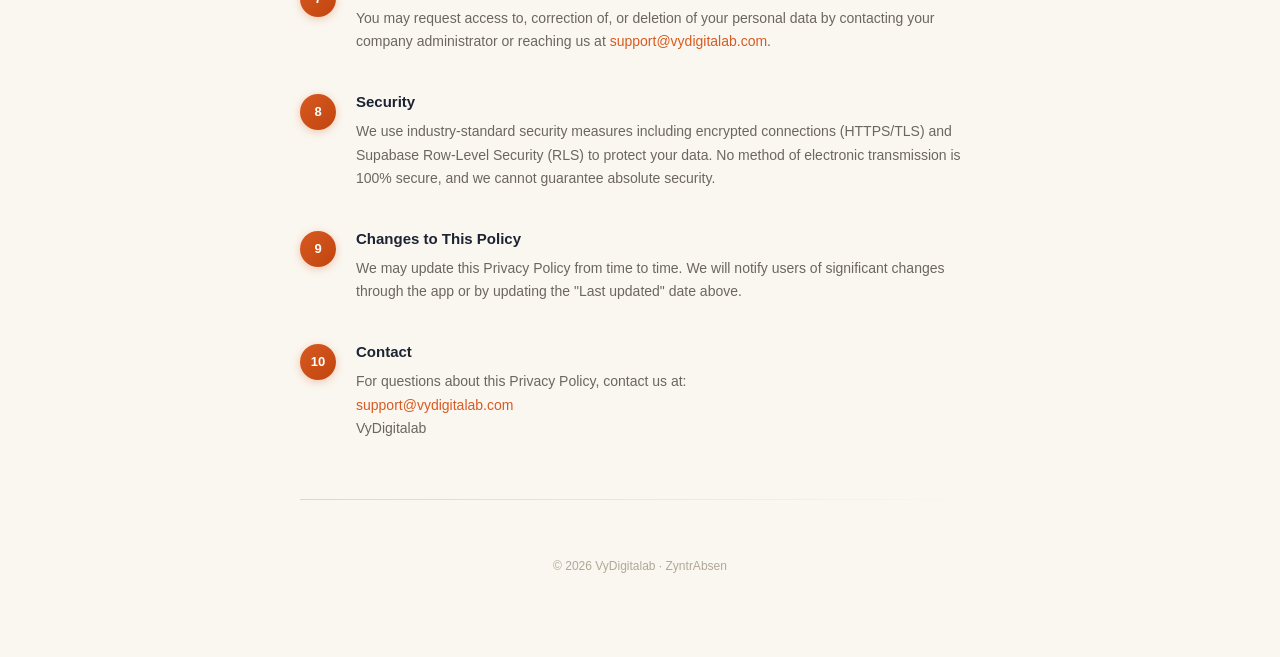
<file: legal/privacy-policy.html>
<!DOCTYPE html>
<html lang="en">
<head>
<meta charset="UTF-8" />
<meta name="viewport" content="width=device-width, initial-scale=1.0" />
<title>Privacy Policy · ZyntrAbsen</title>
<style>
* { box-sizing: border-box; margin: 0; padding: 0; }
:root {
  --navy:   #1C2333;
  --navy2:  #242E45;
  --orange: #D85A22;
  --orange2:#C1440E;
  --green:  #3A7D44;
  --cream:  #FAF7F0;
  --paper:  #F2EDE4;
  --line:   #E4DFD3;
  --muted:  #6B675E;
  --text:   #232323;
  --white:  #FFFFFF;
  --r:      18px;
}
body { font-family: -apple-system, BlinkMacSystemFont, "Inter", "Segoe UI", sans-serif; background: var(--cream); color: var(--text); line-height: 1.7; }

/* ── Hero ── */
.hero {
  background: linear-gradient(135deg, var(--navy) 0%, var(--navy2) 60%, #2A3650 100%);
  padding: 56px 24px 64px;
  text-align: center;
  position: relative;
  overflow: hidden;
}
.hero::before {
  content: '';
  position: absolute; inset: 0;
  background: radial-gradient(ellipse at 70% 50%, rgba(216,90,34,0.18) 0%, transparent 70%);
  pointer-events: none;
}
.hero-logo {
  width: 96px; height: 96px;
  border-radius: 24px;
  object-fit: cover;
  box-shadow: 0 8px 32px rgba(0,0,0,0.45), 0 0 0 3px rgba(216,90,34,0.5);
  margin-bottom: 20px;
}
.hero-brand {
  font-size: 11px; font-weight: 700; letter-spacing: .18em;
  color: var(--orange); text-transform: uppercase; margin-bottom: 10px;
}
.hero h1 {
  font-size: 32px; font-weight: 800; color: var(--white);
  letter-spacing: -.5px; line-height: 1.2; margin-bottom: 10px;
}
.hero-meta { font-size: 12px; color: rgba(255,255,255,0.45); margin-bottom: 28px; }

/* ── Lang switch ── */
.lang-bar {
  display: inline-flex; gap: 6px;
  background: rgba(255,255,255,0.08);
  border-radius: 100px; padding: 4px;
}
.lang-bar button {
  background: none; border: none; cursor: pointer;
  color: rgba(255,255,255,0.55); font-size: 12px; font-weight: 600;
  padding: 6px 16px; border-radius: 100px;
  transition: all .2s;
}
.lang-bar button.active {
  background: var(--orange); color: var(--white);
  box-shadow: 0 2px 8px rgba(216,90,34,0.45);
}

/* ── Body wrap ── */
.wrap { max-width: 720px; margin: 0 auto; padding: 40px 20px 80px; }

/* ── Section card ── */
.section {
  display: grid; grid-template-columns: 40px 1fr; gap: 0 16px;
  margin-bottom: 12px;
}
.sec-num {
  width: 36px; height: 36px; border-radius: 50%;
  background: linear-gradient(135deg, var(--orange), var(--orange2));
  color: var(--white); font-size: 13px; font-weight: 700;
  display: flex; align-items: center; justify-content: center;
  flex-shrink: 0; margin-top: 2px;
  box-shadow: 0 2px 8px rgba(216,90,34,0.30);
}
.sec-body { padding: 0 0 20px; }
.sec-body h2 {
  font-size: 15px; font-weight: 700; color: var(--navy);
  margin-bottom: 8px; line-height: 1.3;
}
.sec-body p, .sec-body li {
  font-size: 14px; color: var(--muted); margin-bottom: 6px;
}
.sec-body ul { padding-left: 18px; }
.sec-body strong { color: var(--text); font-weight: 600; }
.sec-body a { color: var(--orange); text-decoration: none; font-weight: 500; }
.sec-body a:hover { text-decoration: underline; }

/* ── Divider ── */
.divider {
  height: 1px; background: linear-gradient(90deg, var(--orange) 0%, transparent 100%);
  opacity: .25; margin: 32px 0;
}

/* ── Footer ── */
.footer { text-align: center; padding: 24px 0 0; }
.footer p { font-size: 12px; color: #b0a898; }

/* ── Intro card ── */
.intro {
  background: linear-gradient(135deg, var(--navy) 0%, var(--navy2) 100%);
  border-radius: var(--r); padding: 24px 28px; margin-bottom: 32px;
  border-left: 4px solid var(--orange);
}
.intro p { font-size: 14px; color: rgba(255,255,255,0.70); margin: 0; line-height: 1.6; }
.intro strong { color: var(--white); }

/* ── lang content ── */
[data-lang] { display: none; }
[data-lang].active { display: block; }
</style>
</head>
<body>

<div class="hero">
  <img class="hero-logo" src="[data-uri]" alt="ZyntrAbsen" />
  <div class="hero-brand">VyDigitalab</div>
  <h1>Privacy Policy</h1>
  <p class="hero-meta">Last updated: August 30, 2026 &nbsp;·&nbsp; Effective: August 30, 2026</p>
  <div class="lang-bar">
    <button class="active" onclick="setLang('en')">EN</button>
    <button onclick="setLang('es')">ES</button>
    <button onclick="setLang('id')">ID</button>
  </div>
</div>

<div class="wrap">

  <!-- ── ENGLISH ── -->
  <div data-lang="en" class="active">
    <div class="intro"><p>VyDigitalab ("we", "our", "us") built <strong>ZyntrAbsen</strong> as a B2B employee attendance management application. This page informs you of our policies regarding the collection, use, and disclosure of personal data when you use our app.</p></div>
    <div class="section">
  <div class="sec-num">1</div>
  <div class="sec-body"><h2>Information We Collect</h2><ul><li><strong>Account data:</strong> Full name, work email address, and company information provided at registration.</li><li><strong>Attendance records:</strong> Clock-in and clock-out timestamps, GPS coordinates, and address at the time of each record.</li><li><strong>Overtime notes:</strong> Text notes you optionally add to overtime check-in records.</li><li><strong>Device biometrics:</strong> Face ID / Touch ID is used only for local authentication. Biometric data never leaves your device and is never transmitted to our servers.</li><li><strong>Notification preferences:</strong> Overtime reminder settings stored locally on your device.</li></ul></div>
</div><div class="section">
  <div class="sec-num">2</div>
  <div class="sec-body"><h2>How We Use Your Information</h2><ul><li>To record and verify your attendance on behalf of your employer.</li><li>To calculate overtime hours and generate overtime reports.</li><li>To provide location verification for attendance records.</li><li>To send local notifications for overtime reminders (with your permission).</li></ul></div>
</div><div class="section">
  <div class="sec-num">3</div>
  <div class="sec-body"><h2>Data Sharing</h2><p>Your attendance data is shared with your employer (company administrator) who manages your account. We do not sell, trade, or rent your personal data to any third party.</p><p>We use <strong>Supabase</strong> as our backend infrastructure. Data is stored securely on Supabase servers. Review Supabase's privacy policy at <a href="https://supabase.com/privacy" target="_blank">supabase.com/privacy</a>.</p></div>
</div><div class="section">
  <div class="sec-num">4</div>
  <div class="sec-body"><h2>Data Retention</h2><p>Attendance records are retained as long as your account is active in your company's workspace. When your account is removed by your company administrator, your data may be deleted according to your employer's data retention policy.</p></div>
</div><div class="section">
  <div class="sec-num">5</div>
  <div class="sec-body"><h2>Location Data</h2><p>ZyntrAbsen collects your GPS location only at the exact moment you clock in or clock out. Location is not tracked continuously. You may disable location access in your device Settings, but this will prevent location verification of attendance records.</p></div>
</div><div class="section">
  <div class="sec-num">6</div>
  <div class="sec-body"><h2>Children's Privacy</h2><p>ZyntrAbsen is intended for use by employees aged 18 and older. We do not knowingly collect data from anyone under 18.</p></div>
</div><div class="section">
  <div class="sec-num">7</div>
  <div class="sec-body"><h2>Your Rights</h2><p>You may request access to, correction of, or deletion of your personal data by contacting your company administrator or reaching us at <a href="mailto:support@vydigitalab.com">support@vydigitalab.com</a>.</p></div>
</div><div class="section">
  <div class="sec-num">8</div>
  <div class="sec-body"><h2>Security</h2><p>We use industry-standard security measures including encrypted connections (HTTPS/TLS) and Supabase Row-Level Security (RLS) to protect your data. No method of electronic transmission is 100% secure, and we cannot guarantee absolute security.</p></div>
</div><div class="section">
  <div class="sec-num">9</div>
  <div class="sec-body"><h2>Changes to This Policy</h2><p>We may update this Privacy Policy from time to time. We will notify users of significant changes through the app or by updating the "Last updated" date above.</p></div>
</div><div class="section">
  <div class="sec-num">10</div>
  <div class="sec-body"><h2>Contact</h2><p>For questions about this Privacy Policy, contact us at:<br><a href="mailto:support@vydigitalab.com">support@vydigitalab.com</a><br>VyDigitalab</p></div>
</div>
  </div>

  <!-- ── ESPAÑOL ── -->
  <div data-lang="es">
    <div class="intro"><p>VyDigitalab ("nosotros") desarrolló <strong>ZyntrAbsen</strong> como una aplicación de gestión de asistencia para empresas. Esta página describe nuestras políticas sobre la recopilación, uso y divulgación de datos personales.</p></div>
    <div class="section">
  <div class="sec-num">1</div>
  <div class="sec-body"><h2>Información que recopilamos</h2><ul><li><strong>Datos de cuenta:</strong> Nombre completo, correo electrónico laboral e información de la empresa.</li><li><strong>Registros de asistencia:</strong> Hora de entrada/salida, coordenadas GPS y dirección en cada marcación.</li><li><strong>Notas de overtime:</strong> Texto opcional que agregas a registros de horas extras.</li><li><strong>Biometría del dispositivo:</strong> Face ID / Touch ID solo para autenticación local. Los datos biométricos nunca salen de tu dispositivo.</li><li><strong>Preferencias de notificaciones:</strong> Configuración de recordatorios guardada localmente.</li></ul></div>
</div><div class="section">
  <div class="sec-num">2</div>
  <div class="sec-body"><h2>Cómo usamos tu información</h2><ul><li>Para registrar y verificar tu asistencia en nombre de tu empleador.</li><li>Para calcular horas extras y generar reportes de overtime.</li><li>Para verificar la ubicación en los registros de asistencia.</li><li>Para enviar notificaciones locales de recordatorios de overtime (con tu permiso).</li></ul></div>
</div><div class="section">
  <div class="sec-num">3</div>
  <div class="sec-body"><h2>Compartir datos</h2><p>Tus datos de asistencia se comparten con tu empleador (administrador). No vendemos ni compartimos tus datos personales con terceros.</p><p>Usamos <strong>Supabase</strong> como infraestructura backend. Consulta su política en <a href="https://supabase.com/privacy" target="_blank">supabase.com/privacy</a>.</p></div>
</div><div class="section">
  <div class="sec-num">4</div>
  <div class="sec-body"><h2>Retención de datos</h2><p>Los registros se conservan mientras tu cuenta esté activa. Cuando el administrador elimine tu cuenta, los datos podrán eliminarse según la política de retención de tu empresa.</p></div>
</div><div class="section">
  <div class="sec-num">5</div>
  <div class="sec-body"><h2>Datos de ubicación</h2><p>ZyntrAbsen recopila tu ubicación GPS únicamente en el momento exacto de marcar entrada o salida. No hay rastreo continuo.</p></div>
</div><div class="section">
  <div class="sec-num">6</div>
  <div class="sec-body"><h2>Privacidad de menores</h2><p>ZyntrAbsen está destinado a empleados mayores de 18 años. No recopilamos datos de menores.</p></div>
</div><div class="section">
  <div class="sec-num">7</div>
  <div class="sec-body"><h2>Tus derechos</h2><p>Puedes solicitar acceso, corrección o eliminación de tus datos contactando al administrador o escribiéndonos a <a href="mailto:support@vydigitalab.com">support@vydigitalab.com</a>.</p></div>
</div><div class="section">
  <div class="sec-num">8</div>
  <div class="sec-body"><h2>Seguridad</h2><p>Usamos conexiones cifradas (HTTPS/TLS) y Supabase Row-Level Security (RLS) para proteger tus datos.</p></div>
</div><div class="section">
  <div class="sec-num">9</div>
  <div class="sec-body"><h2>Cambios en esta política</h2><p>Notificaremos cambios significativos a través de la app o actualizando la fecha al inicio de este documento.</p></div>
</div><div class="section">
  <div class="sec-num">10</div>
  <div class="sec-body"><h2>Contacto</h2><p><a href="mailto:support@vydigitalab.com">support@vydigitalab.com</a><br>VyDigitalab</p></div>
</div>
  </div>

  <!-- ── INDONESIA ── -->
  <div data-lang="id">
    <div class="intro"><p>VyDigitalab ("kami") mengembangkan <strong>ZyntrAbsen</strong> sebagai aplikasi manajemen kehadiran karyawan untuk perusahaan. Halaman ini menjelaskan kebijakan kami terkait pengumpulan dan penggunaan data pribadi.</p></div>
    <div class="section">
  <div class="sec-num">1</div>
  <div class="sec-body"><h2>Informasi yang Kami Kumpulkan</h2><ul><li><strong>Data akun:</strong> Nama lengkap, email kerja, dan informasi perusahaan saat pendaftaran.</li><li><strong>Catatan kehadiran:</strong> Waktu absen masuk/keluar, koordinat GPS, dan alamat pada setiap catatan.</li><li><strong>Catatan lembur:</strong> Teks opsional yang kamu tambahkan pada catatan absen lembur.</li><li><strong>Biometrik perangkat:</strong> Face ID / Touch ID hanya untuk autentikasi lokal. Data biometrik tidak pernah meninggalkan perangkatmu.</li><li><strong>Preferensi notifikasi:</strong> Pengaturan pengingat tersimpan secara lokal di perangkatmu.</li></ul></div>
</div><div class="section">
  <div class="sec-num">2</div>
  <div class="sec-body"><h2>Cara Kami Menggunakan Informasimu</h2><ul><li>Untuk mencatat dan memverifikasi kehadiranmu atas nama perusahaanmu.</li><li>Untuk menghitung jam lembur dan membuat laporan overtime.</li><li>Untuk verifikasi lokasi pada catatan kehadiran.</li><li>Untuk mengirim notifikasi lokal pengingat lembur (dengan izinmu).</li></ul></div>
</div><div class="section">
  <div class="sec-num">3</div>
  <div class="sec-body"><h2>Berbagi Data</h2><p>Data kehadiranmu dibagikan kepada perusahaanmu (administrator). Kami tidak menjual atau membagikan data pribadimu kepada pihak ketiga.</p><p>Kami menggunakan <strong>Supabase</strong> sebagai infrastruktur backend. Lihat kebijakan privasi mereka di <a href="https://supabase.com/privacy" target="_blank">supabase.com/privacy</a>.</p></div>
</div><div class="section">
  <div class="sec-num">4</div>
  <div class="sec-body"><h2>Retensi Data</h2><p>Catatan disimpan selama akunmu aktif. Jika administrator menghapus akunmu, data dapat dihapus sesuai kebijakan perusahaanmu.</p></div>
</div><div class="section">
  <div class="sec-num">5</div>
  <div class="sec-body"><h2>Data Lokasi</h2><p>ZyntrAbsen hanya mengumpulkan lokasi GPS tepat saat kamu absen masuk atau keluar. Tidak ada pelacakan berkelanjutan.</p></div>
</div><div class="section">
  <div class="sec-num">6</div>
  <div class="sec-body"><h2>Privasi Anak-anak</h2><p>ZyntrAbsen ditujukan untuk karyawan berusia 18 tahun ke atas.</p></div>
</div><div class="section">
  <div class="sec-num">7</div>
  <div class="sec-body"><h2>Hak Kamu</h2><p>Kamu dapat meminta akses, koreksi, atau penghapusan data dengan menghubungi administrator perusahaan atau kami di <a href="mailto:support@vydigitalab.com">support@vydigitalab.com</a>.</p></div>
</div><div class="section">
  <div class="sec-num">8</div>
  <div class="sec-body"><h2>Keamanan</h2><p>Kami menggunakan koneksi terenkripsi (HTTPS/TLS) dan Supabase Row-Level Security (RLS) untuk melindungi datamu.</p></div>
</div><div class="section">
  <div class="sec-num">9</div>
  <div class="sec-body"><h2>Perubahan Kebijakan</h2><p>Kami akan memberitahu perubahan signifikan melalui aplikasi atau dengan memperbarui tanggal di atas.</p></div>
</div><div class="section">
  <div class="sec-num">10</div>
  <div class="sec-body"><h2>Kontak</h2><p><a href="mailto:support@vydigitalab.com">support@vydigitalab.com</a><br>VyDigitalab</p></div>
</div>
  </div>

  <div class="divider"></div>
  <div class="footer"><p>© 2026 VyDigitalab · ZyntrAbsen</p></div>
</div>

<script>
function setLang(lang) {
  document.querySelectorAll('[data-lang]').forEach(el => el.classList.remove('active'));
  document.querySelectorAll('.lang-bar button').forEach(b => b.classList.remove('active'));
  document.querySelector('[data-lang="' + lang + '"]').classList.add('active');
  event.target.classList.add('active');
}
</script>
</body>
</html>
</file>
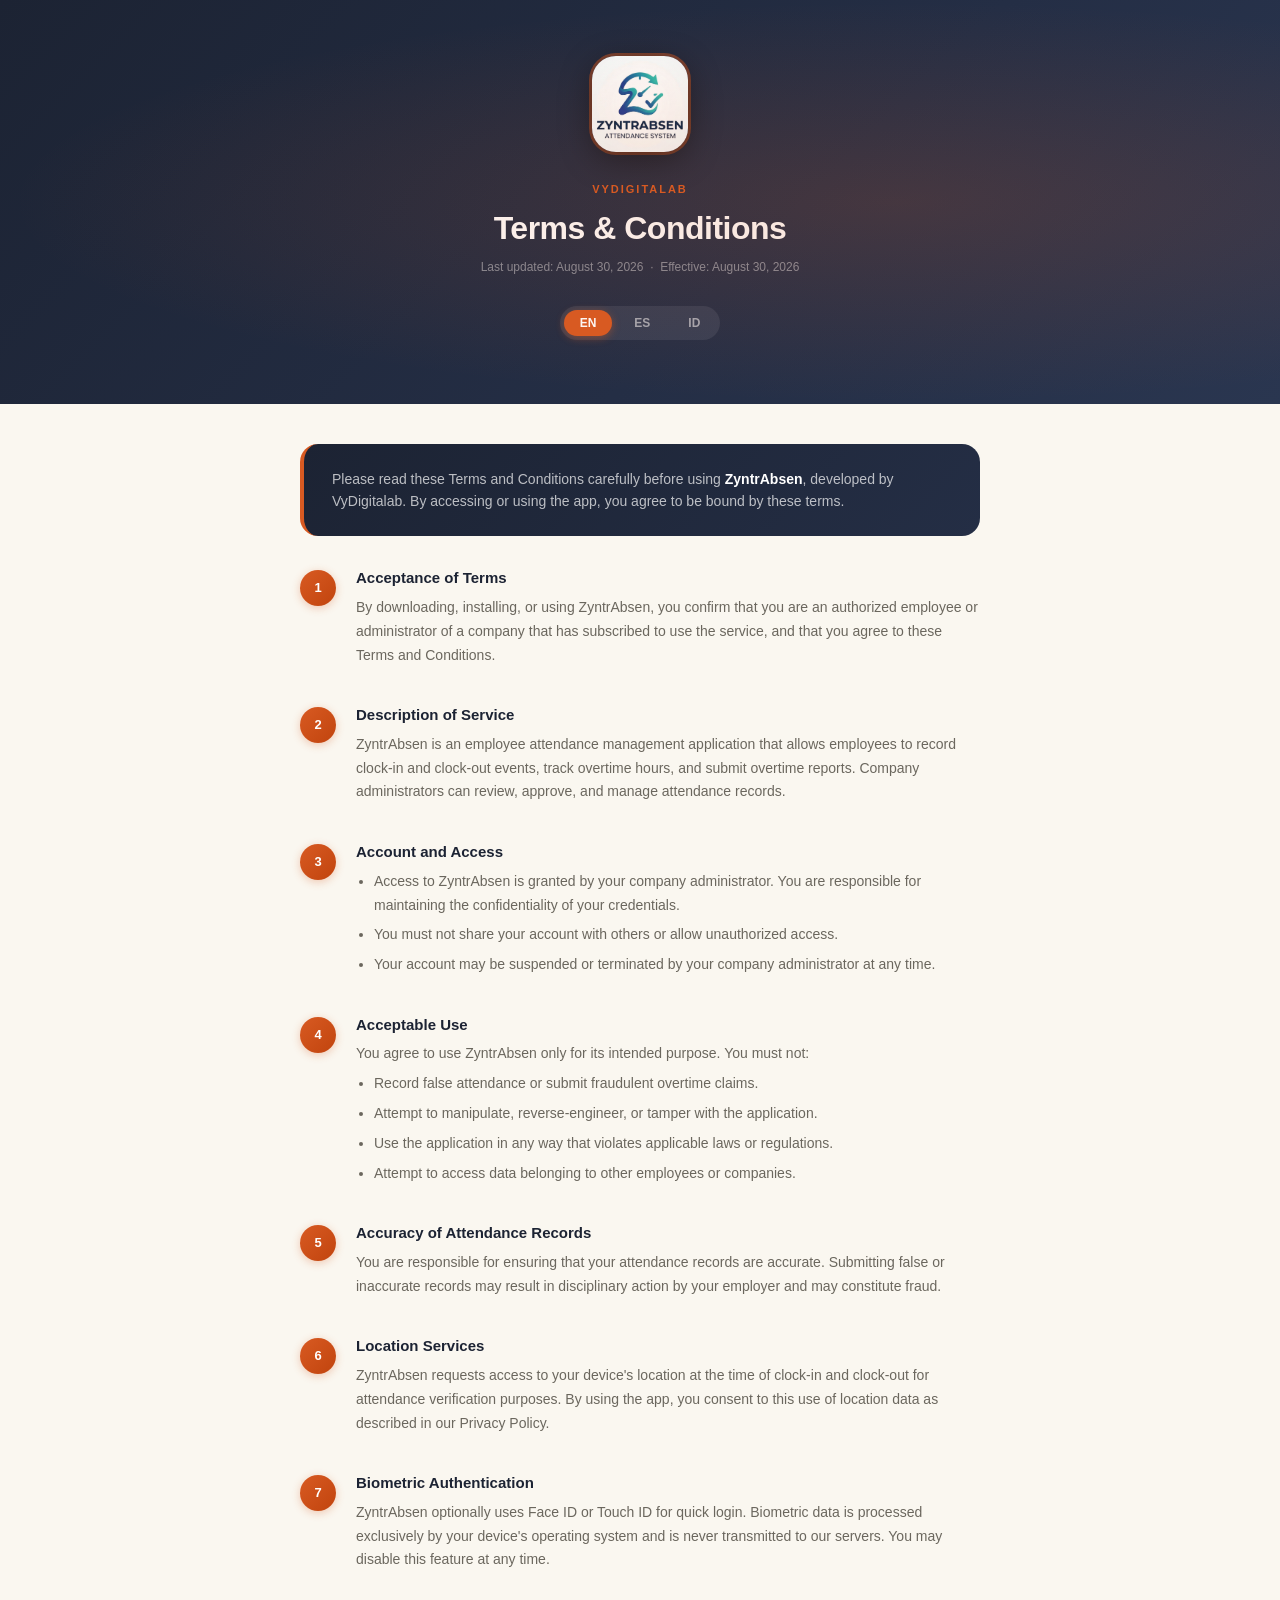
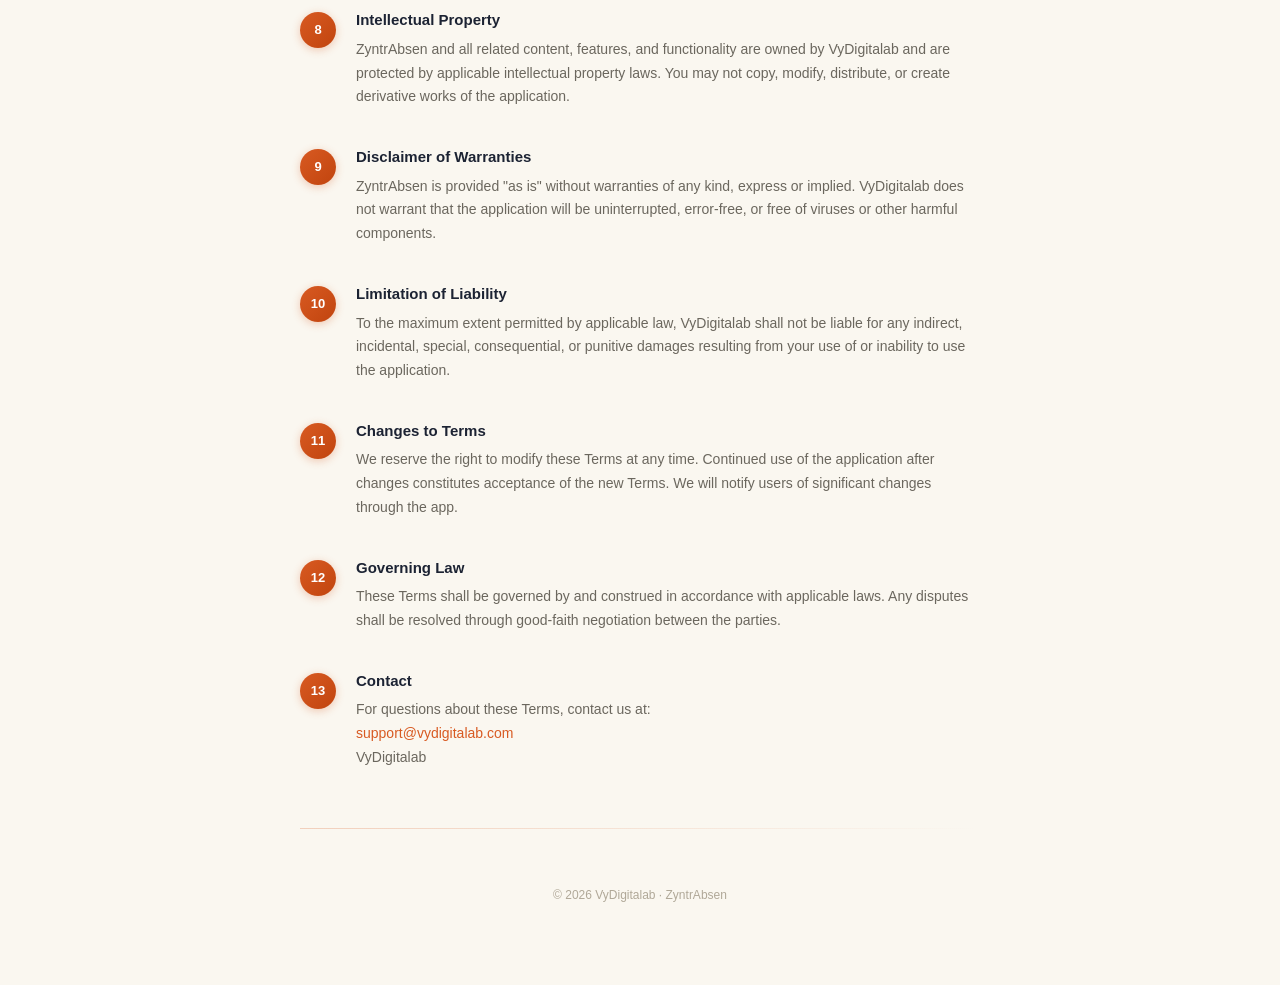
<file: legal/terms.html>
<!DOCTYPE html>
<html lang="en">
<head>
<meta charset="UTF-8" />
<meta name="viewport" content="width=device-width, initial-scale=1.0" />
<title>Terms &amp; Conditions · ZyntrAbsen</title>
<style>
* { box-sizing: border-box; margin: 0; padding: 0; }
:root {
  --navy:   #1C2333;
  --navy2:  #242E45;
  --orange: #D85A22;
  --orange2:#C1440E;
  --green:  #3A7D44;
  --cream:  #FAF7F0;
  --paper:  #F2EDE4;
  --line:   #E4DFD3;
  --muted:  #6B675E;
  --text:   #232323;
  --white:  #FFFFFF;
  --r:      18px;
}
body { font-family: -apple-system, BlinkMacSystemFont, "Inter", "Segoe UI", sans-serif; background: var(--cream); color: var(--text); line-height: 1.7; }

/* ── Hero ── */
.hero {
  background: linear-gradient(135deg, var(--navy) 0%, var(--navy2) 60%, #2A3650 100%);
  padding: 56px 24px 64px;
  text-align: center;
  position: relative;
  overflow: hidden;
}
.hero::before {
  content: '';
  position: absolute; inset: 0;
  background: radial-gradient(ellipse at 70% 50%, rgba(216,90,34,0.18) 0%, transparent 70%);
  pointer-events: none;
}
.hero-logo {
  width: 96px; height: 96px;
  border-radius: 24px;
  object-fit: cover;
  box-shadow: 0 8px 32px rgba(0,0,0,0.45), 0 0 0 3px rgba(216,90,34,0.5);
  margin-bottom: 20px;
}
.hero-brand {
  font-size: 11px; font-weight: 700; letter-spacing: .18em;
  color: var(--orange); text-transform: uppercase; margin-bottom: 10px;
}
.hero h1 {
  font-size: 32px; font-weight: 800; color: var(--white);
  letter-spacing: -.5px; line-height: 1.2; margin-bottom: 10px;
}
.hero-meta { font-size: 12px; color: rgba(255,255,255,0.45); margin-bottom: 28px; }

/* ── Lang switch ── */
.lang-bar {
  display: inline-flex; gap: 6px;
  background: rgba(255,255,255,0.08);
  border-radius: 100px; padding: 4px;
}
.lang-bar button {
  background: none; border: none; cursor: pointer;
  color: rgba(255,255,255,0.55); font-size: 12px; font-weight: 600;
  padding: 6px 16px; border-radius: 100px;
  transition: all .2s;
}
.lang-bar button.active {
  background: var(--orange); color: var(--white);
  box-shadow: 0 2px 8px rgba(216,90,34,0.45);
}

/* ── Body wrap ── */
.wrap { max-width: 720px; margin: 0 auto; padding: 40px 20px 80px; }

/* ── Section card ── */
.section {
  display: grid; grid-template-columns: 40px 1fr; gap: 0 16px;
  margin-bottom: 12px;
}
.sec-num {
  width: 36px; height: 36px; border-radius: 50%;
  background: linear-gradient(135deg, var(--orange), var(--orange2));
  color: var(--white); font-size: 13px; font-weight: 700;
  display: flex; align-items: center; justify-content: center;
  flex-shrink: 0; margin-top: 2px;
  box-shadow: 0 2px 8px rgba(216,90,34,0.30);
}
.sec-body { padding: 0 0 20px; }
.sec-body h2 {
  font-size: 15px; font-weight: 700; color: var(--navy);
  margin-bottom: 8px; line-height: 1.3;
}
.sec-body p, .sec-body li {
  font-size: 14px; color: var(--muted); margin-bottom: 6px;
}
.sec-body ul { padding-left: 18px; }
.sec-body strong { color: var(--text); font-weight: 600; }
.sec-body a { color: var(--orange); text-decoration: none; font-weight: 500; }
.sec-body a:hover { text-decoration: underline; }

/* ── Divider ── */
.divider {
  height: 1px; background: linear-gradient(90deg, var(--orange) 0%, transparent 100%);
  opacity: .25; margin: 32px 0;
}

/* ── Footer ── */
.footer { text-align: center; padding: 24px 0 0; }
.footer p { font-size: 12px; color: #b0a898; }

/* ── Intro card ── */
.intro {
  background: linear-gradient(135deg, var(--navy) 0%, var(--navy2) 100%);
  border-radius: var(--r); padding: 24px 28px; margin-bottom: 32px;
  border-left: 4px solid var(--orange);
}
.intro p { font-size: 14px; color: rgba(255,255,255,0.70); margin: 0; line-height: 1.6; }
.intro strong { color: var(--white); }

/* ── lang content ── */
[data-lang] { display: none; }
[data-lang].active { display: block; }
</style>
</head>
<body>

<div class="hero">
  <img class="hero-logo" src="[data-uri]" alt="ZyntrAbsen" />
  <div class="hero-brand">VyDigitalab</div>
  <h1>Terms &amp; Conditions</h1>
  <p class="hero-meta">Last updated: August 30, 2026 &nbsp;·&nbsp; Effective: August 30, 2026</p>
  <div class="lang-bar">
    <button class="active" onclick="setLang('en')">EN</button>
    <button onclick="setLang('es')">ES</button>
    <button onclick="setLang('id')">ID</button>
  </div>
</div>

<div class="wrap">

  <!-- ── ENGLISH ── -->
  <div data-lang="en" class="active">
    <div class="intro"><p>Please read these Terms and Conditions carefully before using <strong>ZyntrAbsen</strong>, developed by VyDigitalab. By accessing or using the app, you agree to be bound by these terms.</p></div>
    <div class="section">
  <div class="sec-num">1</div>
  <div class="sec-body"><h2>Acceptance of Terms</h2><p>By downloading, installing, or using ZyntrAbsen, you confirm that you are an authorized employee or administrator of a company that has subscribed to use the service, and that you agree to these Terms and Conditions.</p></div>
</div><div class="section">
  <div class="sec-num">2</div>
  <div class="sec-body"><h2>Description of Service</h2><p>ZyntrAbsen is an employee attendance management application that allows employees to record clock-in and clock-out events, track overtime hours, and submit overtime reports. Company administrators can review, approve, and manage attendance records.</p></div>
</div><div class="section">
  <div class="sec-num">3</div>
  <div class="sec-body"><h2>Account and Access</h2><ul><li>Access to ZyntrAbsen is granted by your company administrator. You are responsible for maintaining the confidentiality of your credentials.</li><li>You must not share your account with others or allow unauthorized access.</li><li>Your account may be suspended or terminated by your company administrator at any time.</li></ul></div>
</div><div class="section">
  <div class="sec-num">4</div>
  <div class="sec-body"><h2>Acceptable Use</h2><p>You agree to use ZyntrAbsen only for its intended purpose. You must not:</p><ul><li>Record false attendance or submit fraudulent overtime claims.</li><li>Attempt to manipulate, reverse-engineer, or tamper with the application.</li><li>Use the application in any way that violates applicable laws or regulations.</li><li>Attempt to access data belonging to other employees or companies.</li></ul></div>
</div><div class="section">
  <div class="sec-num">5</div>
  <div class="sec-body"><h2>Accuracy of Attendance Records</h2><p>You are responsible for ensuring that your attendance records are accurate. Submitting false or inaccurate records may result in disciplinary action by your employer and may constitute fraud.</p></div>
</div><div class="section">
  <div class="sec-num">6</div>
  <div class="sec-body"><h2>Location Services</h2><p>ZyntrAbsen requests access to your device's location at the time of clock-in and clock-out for attendance verification purposes. By using the app, you consent to this use of location data as described in our Privacy Policy.</p></div>
</div><div class="section">
  <div class="sec-num">7</div>
  <div class="sec-body"><h2>Biometric Authentication</h2><p>ZyntrAbsen optionally uses Face ID or Touch ID for quick login. Biometric data is processed exclusively by your device's operating system and is never transmitted to our servers. You may disable this feature at any time.</p></div>
</div><div class="section">
  <div class="sec-num">8</div>
  <div class="sec-body"><h2>Intellectual Property</h2><p>ZyntrAbsen and all related content, features, and functionality are owned by VyDigitalab and are protected by applicable intellectual property laws. You may not copy, modify, distribute, or create derivative works of the application.</p></div>
</div><div class="section">
  <div class="sec-num">9</div>
  <div class="sec-body"><h2>Disclaimer of Warranties</h2><p>ZyntrAbsen is provided "as is" without warranties of any kind, express or implied. VyDigitalab does not warrant that the application will be uninterrupted, error-free, or free of viruses or other harmful components.</p></div>
</div><div class="section">
  <div class="sec-num">10</div>
  <div class="sec-body"><h2>Limitation of Liability</h2><p>To the maximum extent permitted by applicable law, VyDigitalab shall not be liable for any indirect, incidental, special, consequential, or punitive damages resulting from your use of or inability to use the application.</p></div>
</div><div class="section">
  <div class="sec-num">11</div>
  <div class="sec-body"><h2>Changes to Terms</h2><p>We reserve the right to modify these Terms at any time. Continued use of the application after changes constitutes acceptance of the new Terms. We will notify users of significant changes through the app.</p></div>
</div><div class="section">
  <div class="sec-num">12</div>
  <div class="sec-body"><h2>Governing Law</h2><p>These Terms shall be governed by and construed in accordance with applicable laws. Any disputes shall be resolved through good-faith negotiation between the parties.</p></div>
</div><div class="section">
  <div class="sec-num">13</div>
  <div class="sec-body"><h2>Contact</h2><p>For questions about these Terms, contact us at:<br><a href="mailto:support@vydigitalab.com">support@vydigitalab.com</a><br>VyDigitalab</p></div>
</div>
  </div>

  <!-- ── ESPAÑOL ── -->
  <div data-lang="es">
    <div class="intro"><p>Por favor, lee estos Términos y Condiciones antes de usar <strong>ZyntrAbsen</strong>, desarrollado por VyDigitalab. Al usar la app, aceptas estos términos.</p></div>
    <div class="section">
  <div class="sec-num">1</div>
  <div class="sec-body"><h2>Aceptación de términos</h2><p>Al descargar o usar ZyntrAbsen, confirmas que eres un empleado o administrador autorizado de una empresa suscrita al servicio.</p></div>
</div><div class="section">
  <div class="sec-num">2</div>
  <div class="sec-body"><h2>Descripción del servicio</h2><p>ZyntrAbsen es una aplicación de gestión de asistencia que permite registrar entradas y salidas, gestionar horas extras y generar reportes. Los administradores pueden revisar y gestionar registros.</p></div>
</div><div class="section">
  <div class="sec-num">3</div>
  <div class="sec-body"><h2>Cuenta y acceso</h2><ul><li>El acceso es otorgado por el administrador de tu empresa. Eres responsable de la confidencialidad de tus credenciales.</li><li>No debes compartir tu cuenta con otras personas.</li><li>Tu cuenta puede ser suspendida por el administrador en cualquier momento.</li></ul></div>
</div><div class="section">
  <div class="sec-num">4</div>
  <div class="sec-body"><h2>Uso aceptable</h2><p>No debes:</p><ul><li>Registrar asistencia falsa o enviar reclamaciones fraudulentas de horas extras.</li><li>Intentar manipular o alterar la aplicación.</li><li>Usar la app de forma que viole leyes aplicables.</li><li>Acceder a datos de otros empleados o empresas.</li></ul></div>
</div><div class="section">
  <div class="sec-num">5</div>
  <div class="sec-body"><h2>Exactitud de los registros</h2><p>Eres responsable de la exactitud de tus registros. Presentar datos falsos puede constituir fraude y resultar en acciones disciplinarias.</p></div>
</div><div class="section">
  <div class="sec-num">6</div>
  <div class="sec-body"><h2>Servicios de ubicación</h2><p>ZyntrAbsen solicita tu ubicación únicamente al marcar entrada o salida. Al usar la app, consientes este uso según nuestra Política de Privacidad.</p></div>
</div><div class="section">
  <div class="sec-num">7</div>
  <div class="sec-body"><h2>Autenticación biométrica</h2><p>Face ID / Touch ID es opcional y procesado exclusivamente por el sistema operativo de tu dispositivo. Nunca se transmiten datos biométricos a nuestros servidores.</p></div>
</div><div class="section">
  <div class="sec-num">8</div>
  <div class="sec-body"><h2>Propiedad intelectual</h2><p>ZyntrAbsen y todo su contenido son propiedad de VyDigitalab. No puedes copiar, modificar ni distribuir la aplicación.</p></div>
</div><div class="section">
  <div class="sec-num">9</div>
  <div class="sec-body"><h2>Exclusión de garantías</h2><p>ZyntrAbsen se proporciona "tal cual" sin garantías. VyDigitalab no garantiza que la app sea ininterrumpida o libre de errores.</p></div>
</div><div class="section">
  <div class="sec-num">10</div>
  <div class="sec-body"><h2>Limitación de responsabilidad</h2><p>En la máxima medida permitida por la ley, VyDigitalab no será responsable de daños indirectos o consecuentes derivados del uso de la aplicación.</p></div>
</div><div class="section">
  <div class="sec-num">11</div>
  <div class="sec-body"><h2>Cambios en los términos</h2><p>Podemos modificar estos Términos en cualquier momento. El uso continuado implica la aceptación de los nuevos términos.</p></div>
</div><div class="section">
  <div class="sec-num">12</div>
  <div class="sec-body"><h2>Ley aplicable</h2><p>Estos Términos se regirán por las leyes aplicables. Las disputas se resolverán mediante negociación de buena fe.</p></div>
</div><div class="section">
  <div class="sec-num">13</div>
  <div class="sec-body"><h2>Contacto</h2><p><a href="mailto:support@vydigitalab.com">support@vydigitalab.com</a><br>VyDigitalab</p></div>
</div>
  </div>

  <!-- ── INDONESIA ── -->
  <div data-lang="id">
    <div class="intro"><p>Harap baca Syarat dan Ketentuan ini sebelum menggunakan <strong>ZyntrAbsen</strong> yang dikembangkan oleh VyDigitalab. Dengan menggunakan aplikasi, kamu menyetujui syarat-syarat ini.</p></div>
    <div class="section">
  <div class="sec-num">1</div>
  <div class="sec-body"><h2>Penerimaan Syarat</h2><p>Dengan mengunduh atau menggunakan ZyntrAbsen, kamu mengonfirmasi bahwa kamu adalah karyawan atau administrator yang diotorisasi oleh perusahaan yang berlangganan layanan ini.</p></div>
</div><div class="section">
  <div class="sec-num">2</div>
  <div class="sec-body"><h2>Deskripsi Layanan</h2><p>ZyntrAbsen adalah aplikasi manajemen kehadiran karyawan untuk mencatat absen masuk/keluar, mengelola jam lembur, dan membuat laporan. Administrator dapat meninjau dan menyetujui catatan kehadiran.</p></div>
</div><div class="section">
  <div class="sec-num">3</div>
  <div class="sec-body"><h2>Akun dan Akses</h2><ul><li>Akses diberikan oleh administrator perusahaanmu. Kamu bertanggung jawab menjaga kerahasiaan kredensialmu.</li><li>Jangan bagikan akunmu dengan orang lain.</li><li>Akunmu dapat ditangguhkan atau dihapus oleh administrator kapan saja.</li></ul></div>
</div><div class="section">
  <div class="sec-num">4</div>
  <div class="sec-body"><h2>Penggunaan yang Diizinkan</h2><p>Kamu tidak boleh:</p><ul><li>Mencatat kehadiran palsu atau mengajukan klaim lembur yang curang.</li><li>Mencoba memanipulasi atau mengubah aplikasi.</li><li>Menggunakan aplikasi dengan cara yang melanggar hukum yang berlaku.</li><li>Mengakses data milik karyawan atau perusahaan lain.</li></ul></div>
</div><div class="section">
  <div class="sec-num">5</div>
  <div class="sec-body"><h2>Keakuratan Catatan Kehadiran</h2><p>Kamu bertanggung jawab atas keakuratan catatan kehadiranmu. Mengajukan data palsu dapat dianggap sebagai penipuan.</p></div>
</div><div class="section">
  <div class="sec-num">6</div>
  <div class="sec-body"><h2>Layanan Lokasi</h2><p>ZyntrAbsen meminta akses lokasi hanya saat absen masuk atau keluar untuk verifikasi kehadiran.</p></div>
</div><div class="section">
  <div class="sec-num">7</div>
  <div class="sec-body"><h2>Autentikasi Biometrik</h2><p>Face ID / Touch ID bersifat opsional dan diproses eksklusif oleh sistem operasi perangkatmu. Data biometrik tidak pernah dikirim ke server kami.</p></div>
</div><div class="section">
  <div class="sec-num">8</div>
  <div class="sec-body"><h2>Kekayaan Intelektual</h2><p>ZyntrAbsen dan semua kontennya adalah milik VyDigitalab. Kamu tidak boleh menyalin, memodifikasi, atau mendistribusikan aplikasi.</p></div>
</div><div class="section">
  <div class="sec-num">9</div>
  <div class="sec-body"><h2>Penafian Garansi</h2><p>ZyntrAbsen disediakan "sebagaimana adanya" tanpa garansi apapun.</p></div>
</div><div class="section">
  <div class="sec-num">10</div>
  <div class="sec-body"><h2>Pembatasan Tanggung Jawab</h2><p>Sejauh diizinkan hukum, VyDigitalab tidak bertanggung jawab atas kerusakan tidak langsung akibat penggunaan aplikasi.</p></div>
</div><div class="section">
  <div class="sec-num">11</div>
  <div class="sec-body"><h2>Perubahan Syarat</h2><p>Kami dapat mengubah Syarat ini kapan saja. Penggunaan berkelanjutan berarti penerimaan syarat baru.</p></div>
</div><div class="section">
  <div class="sec-num">12</div>
  <div class="sec-body"><h2>Hukum yang Berlaku</h2><p>Syarat ini diatur oleh hukum yang berlaku. Perselisihan diselesaikan melalui negosiasi dengan itikad baik.</p></div>
</div><div class="section">
  <div class="sec-num">13</div>
  <div class="sec-body"><h2>Kontak</h2><p><a href="mailto:support@vydigitalab.com">support@vydigitalab.com</a><br>VyDigitalab</p></div>
</div>
  </div>

  <div class="divider"></div>
  <div class="footer"><p>© 2026 VyDigitalab · ZyntrAbsen</p></div>
</div>

<script>
function setLang(lang) {
  document.querySelectorAll('[data-lang]').forEach(el => el.classList.remove('active'));
  document.querySelectorAll('.lang-bar button').forEach(b => b.classList.remove('active'));
  document.querySelector('[data-lang="' + lang + '"]').classList.add('active');
  event.target.classList.add('active');
}
</script>
</body>
</html>
</file>
<file: css/styles.css>
@import url('https://fonts.googleapis.com/css2?family=IBM+Plex+Mono:wght@400;500;600;700&family=IBM+Plex+Sans:wght@400;500;600;700&display=swap');

:root {
  --ink: #1C2333;
  --ink-soft: #2A3349;
  --paper: #FAF7F0;
  --paper-card: #FFFFFF;
  --stamp: #C1440E;
  --stamp-soft: #F3DCCF;
  --overtime: #D4670A;
  --overtime-soft: #FDEBD6;
  --ok: #3A7D44;
  --ok-soft: #DCEBDD;
  --line: #E4DFD3;
  --text: #232323;
  --text-muted: #6B675E;
  --text-on-ink: #F5F1E8;
  --font-display: 'IBM Plex Mono', monospace;
  --font-body: 'IBM Plex Sans', sans-serif;
  --radius: 3px;
}

* { box-sizing: border-box; }

html, body {
  margin: 0;
  padding: 0;
  background: var(--paper);
  color: var(--text);
  font-family: var(--font-body);
  font-size: 15px;
  line-height: 1.5;
}

button, input, select {
  font-family: inherit;
  font-size: inherit;
}

a { color: var(--stamp); }

/* ---------- Botones ---------- */
.btn {
  display: inline-flex;
  align-items: center;
  justify-content: center;
  gap: 6px;
  padding: 10px 18px;
  border-radius: var(--radius);
  border: 1px solid transparent;
  font-weight: 600;
  cursor: pointer;
  transition: transform .08s ease, opacity .15s ease;
}
.btn:active { transform: scale(0.98); }
.btn-primary { background: var(--ink); color: var(--text-on-ink); }
.btn-primary:hover { background: var(--ink-soft); }
.btn-stamp { background: var(--stamp); color: #fff; }
.btn-stamp:hover { opacity: .92; }
.btn-ghost { background: transparent; color: var(--ink); border-color: var(--line); }
.btn-ghost:hover { background: #F0EBDD; }
.btn-icon { padding: 10px 14px; }
.btn:disabled { opacity: .5; cursor: not-allowed; }

/* ---------- Pantalla de acceso (login/registro) ---------- */
.auth-shell {
  min-height: 100vh;
  display: grid;
  grid-template-columns: 1fr;
  place-items: center;
  padding: 24px;
}
.auth-card {
  width: 100%;
  max-width: 420px;
  background: var(--paper-card);
  border: 1px solid var(--line);
  border-radius: 6px;
  padding: 36px 32px;
}
.auth-brand {
  font-family: var(--font-display);
  font-weight: 700;
  font-size: 13px;
  letter-spacing: .12em;
  text-transform: uppercase;
  color: var(--stamp);
  margin-bottom: 6px;
}
.auth-title {
  font-size: 24px;
  font-weight: 700;
  margin: 0 0 4px;
  color: var(--ink);
}
.auth-subtitle {
  color: var(--text-muted);
  margin: 0 0 24px;
  font-size: 14px;
}
.tabs {
  display: flex;
  border-bottom: 1px solid var(--line);
  margin-bottom: 20px;
}
.tab {
  flex: 1;
  text-align: center;
  padding: 10px 0;
  cursor: pointer;
  color: var(--text-muted);
  font-weight: 600;
  border-bottom: 2px solid transparent;
  margin-bottom: -1px;
}
.tab.active { color: var(--ink); border-bottom-color: var(--stamp); }
.field { margin-bottom: 16px; }
.field label {
  display: block;
  font-size: 12px;
  font-weight: 600;
  text-transform: uppercase;
  letter-spacing: .05em;
  color: var(--text-muted);
  margin-bottom: 6px;
}
.field input {
  width: 100%;
  padding: 11px 12px;
  border: 1px solid var(--line);
  border-radius: var(--radius);
  background: var(--paper);
}
.field input:focus {
  outline: 2px solid var(--stamp);
  outline-offset: 1px;
}
.form-panel { display: none; }
.form-panel.active { display: block; }
.hint { font-size: 13px; color: var(--text-muted); margin-top: 14px; }
.alert {
  padding: 10px 12px;
  border-radius: var(--radius);
  font-size: 13px;
  margin-bottom: 16px;
  display: none;
}
.alert.error { display: block; background: var(--stamp-soft); color: #8A2E09; }
.alert.success { display: block; background: var(--ok-soft); color: #205228; }
.code-result {
  margin-top: 18px;
  padding: 16px;
  border: 1px dashed var(--stamp);
  border-radius: var(--radius);
  background: var(--stamp-soft);
  display: none;
}
.code-result.show { display: block; }
.code-result .code {
  font-family: var(--font-display);
  font-size: 26px;
  font-weight: 700;
  letter-spacing: .1em;
  color: var(--ink);
}

/* ---------- Layout del dashboard ---------- */
.app-shell { display: grid; grid-template-columns: 220px 1fr; min-height: 100vh; }
.sidebar {
  background: var(--ink);
  color: var(--text-on-ink);
  padding: 24px 18px;
  display: flex;
  flex-direction: column;
}
.sidebar-brand { font-family: var(--font-display); font-weight: 700; font-size: 13px; letter-spacing: .1em; text-transform: uppercase; color: var(--stamp); }
.sidebar-logo-img { width: 44px; height: 44px; border-radius: 8px; object-fit: cover; margin-top: 10px; background: #fff; display: block; margin-left: auto; margin-right: auto; }
.sidebar-company { font-weight: 600; margin-top: 4px; margin-bottom: 28px; font-size: 15px; text-align: center; }
.sidebar-nav { display: flex; flex-direction: column; gap: 4px; flex: 1; }
.sidebar-nav button {
  text-align: left;
  background: transparent;
  border: none;
  color: #C7CCDB;
  padding: 10px 12px;
  border-radius: var(--radius);
  cursor: pointer;
  font-weight: 500;
}
.sidebar-nav button:hover { background: var(--ink-soft); color: #fff; }
.sidebar-nav button.active { background: var(--ink-soft); color: #fff; box-shadow: inset 3px 0 0 var(--stamp); }
.sidebar-code {
  margin-top: auto;
  padding-top: 16px;
  border-top: 1px solid var(--ink-soft);
  font-size: 12px;
  color: #9AA1B5;
}
.sidebar-code .code { font-family: var(--font-display); font-size: 18px; color: var(--text-on-ink); letter-spacing: .08em; }

.main { padding: 32px 40px; max-width: 1200px; }
.main-header { display: flex; align-items: baseline; justify-content: space-between; margin-bottom: 24px; flex-wrap: wrap; gap: 12px; }
.main-title { font-size: 22px; font-weight: 700; color: var(--ink); margin: 0; }
.main-actions { display: flex; gap: 10px; }

.toolbar {
  display: flex;
  gap: 14px;
  flex-wrap: wrap;
  align-items: end;
  background: var(--paper-card);
  border: 1px solid var(--line);
  border-radius: 6px;
  padding: 16px;
  margin-bottom: 24px;
}
.toolbar .field { margin-bottom: 0; min-width: 170px; }
.toolbar select { width: 100%; padding: 10px 12px; border: 1px solid var(--line); border-radius: var(--radius); background: var(--paper); }
.month-nav { display: flex; align-items: center; gap: 6px; }
.month-nav input[type="month"] { flex: 1; padding: 10px 12px; border: 1px solid var(--line); border-radius: var(--radius); background: var(--paper); }

.summary-row { display: flex; gap: 14px; margin-bottom: 24px; flex-wrap: wrap; }
.summary-card {
  background: var(--paper-card);
  border: 1px solid var(--line);
  border-radius: 6px;
  padding: 16px 20px;
  min-width: 150px;
}
.summary-card .label { font-size: 12px; text-transform: uppercase; letter-spacing: .05em; color: var(--text-muted); font-weight: 600; }
.summary-card .value { font-family: var(--font-display); font-size: 26px; font-weight: 700; color: var(--ink); margin-top: 4px; }
.summary-card.stamp .value { color: var(--stamp); }
.summary-card.ot .value { color: var(--overtime); }

/* ---------- Ticket / ponchadora ---------- */
.ticket-list { display: flex; flex-direction: column; gap: 10px; }
.ticket {
  position: relative;
  background: var(--paper-card);
  border: 1px solid var(--line);
  border-radius: 6px;
  padding: 16px 20px;
  display: grid;
  grid-template-columns: 130px 1fr 100px 100px 140px 90px;
  gap: 16px;
  align-items: center;
  overflow: hidden;
}
.ticket::before {
  content: "";
  position: absolute;
  left: 108px;
  top: 0;
  bottom: 0;
  border-left: 1.5px dashed var(--line);
}
.ticket .t-date { font-family: var(--font-display); font-size: 13px; color: var(--text-muted); }
.ticket .t-name { font-weight: 600; color: var(--ink); }
.ticket .t-name small { display: block; font-weight: 400; color: var(--text-muted); font-size: 12px; }
.ticket .t-time { font-family: var(--font-display); font-size: 15px; }
.ticket .t-time .lbl { display: block; font-size: 10px; text-transform: uppercase; color: var(--text-muted); font-family: var(--font-body); }
.ticket .t-loc a { font-size: 12px; text-decoration: none; }
.ticket .t-badge {
  justify-self: end;
  font-family: var(--font-display);
  font-size: 11px;
  font-weight: 700;
  letter-spacing: .06em;
  padding: 5px 10px;
  border-radius: 100px;
  text-transform: uppercase;
}
.t-badge.ok { background: var(--ok-soft); color: var(--ok); }
.t-badge.overtime {
  background: transparent;
  color: var(--overtime);
  border: 2px solid var(--overtime);
  transform: rotate(-4deg);
}

/* Ticket de un solo registro (vista de Lista, ya no unifica por día) */
.ticket-single {
  grid-template-columns: 130px 1fr 160px 1fr 90px;
}
.ticket-single::before { left: 108px; }
.t-type-pill {
  display: inline-block;
  font-family: var(--font-body);
  font-size: 10px;
  font-weight: 700;
  text-transform: uppercase;
  letter-spacing: .04em;
  padding: 2px 8px;
  border-radius: 100px;
  margin-right: 6px;
}
.t-type-pill.checkin { background: var(--ok-soft); color: var(--ok); }
.t-type-pill.checkout { background: var(--stamp-soft); color: var(--stamp); }

/* Secciones plegables por empleado (Lista y Calendario) — div + botón
   normal, NO <details>/<summary>: ese elemento tiene fama de comportarse
   mal con los saltos de página al imprimir en Chrome. */
.emp-group { margin-bottom: 14px; background: var(--paper-card); border: 1px solid var(--line); border-radius: 6px; overflow: hidden; }
.emp-group-summary {
  all: unset;
  box-sizing: border-box;
  width: 100%;
  cursor: pointer; padding: 14px 18px;
  display: flex; align-items: center; justify-content: space-between; gap: 12px; flex-wrap: wrap;
  font-weight: 600; color: var(--ink); background: var(--paper-card);
}
.emp-group-summary::before {
  content: "▸"; margin-right: 10px; font-size: 11px; color: var(--text-muted);
  display: inline-block; transition: transform .15s ease;
}
.emp-group:not(.collapsed) .emp-group-summary::before { transform: rotate(90deg); }
.emp-group-meta { font-weight: 400; font-size: 13px; color: var(--text-muted); }
.emp-group-body { padding: 4px 14px 16px; display: flex; flex-direction: column; gap: 10px; }
.emp-group.collapsed .emp-group-body { display: none; }
.cal-emp-group .emp-group-body { padding: 8px 18px 20px; }

.empty-state {
  text-align: center;
  padding: 60px 20px;
  color: var(--text-muted);
  border: 1px dashed var(--line);
  border-radius: 6px;
}

/* ---------- Tabla festivos / empleados ---------- */
.simple-table { width: 100%; border-collapse: collapse; background: var(--paper-card); border: 1px solid var(--line); border-radius: 6px; overflow: hidden; }
.simple-table th, .simple-table td { text-align: left; padding: 12px 16px; border-bottom: 1px solid var(--line); font-size: 14px; }
.simple-table th { background: #F1ECDF; font-size: 12px; text-transform: uppercase; letter-spacing: .04em; color: var(--text-muted); }
.simple-table tr:last-child td { border-bottom: none; }
.inline-form { display: flex; gap: 10px; margin-bottom: 20px; flex-wrap: wrap; align-items: end; }
.inline-form .field { margin-bottom: 0; }
.tag-default { font-size: 11px; background: #EDE7D6; color: var(--text-muted); padding: 2px 8px; border-radius: 100px; }

.chip {
  display: inline-flex; align-items: center; gap: 8px;
  background: var(--paper-card); border: 1px solid var(--line); border-radius: 100px;
  padding: 7px 14px; font-size: 13px; font-weight: 600; color: var(--ink);
}
.chip.base { background: var(--ok-soft); border-color: transparent; color: var(--ok); }
.chip .chip-remove {
  cursor: pointer; color: var(--stamp); font-weight: 700; line-height: 1;
  border: none; background: none; padding: 0; font-size: 15px;
}

/* ---------- Calendario de asistencia (vista de impresión) ---------- */
.cal-legend { display: flex; gap: 16px; flex-wrap: wrap; margin-bottom: 20px; font-size: 12px; color: var(--text-muted); }
.cal-legend span { display: inline-flex; align-items: center; gap: 6px; }
.cal-legend .swatch { width: 12px; height: 12px; border-radius: 3px; display: inline-block; }
.cal-employee-block { margin-bottom: 36px; }
.cal-employee-name { font-size: 16px; font-weight: 700; color: var(--ink); }
.cal-employee-email { font-size: 12px; color: var(--text-muted); margin-bottom: 10px; }
.cal-month-title {
  font-family: var(--font-display); font-weight: 700; text-align: center;
  margin-bottom: 8px; font-size: 13px; color: var(--ink); text-transform: capitalize;
}
.cal-grid {
  display: grid; grid-template-columns: repeat(7, 1fr); gap: 1px;
  background: var(--line); border: 1px solid var(--line); border-radius: 6px; overflow: hidden;
}
.cal-dow {
  background: #F1ECDF; padding: 6px 4px; font-size: 10px; font-weight: 700;
  text-align: center; text-transform: uppercase; color: var(--text-muted); letter-spacing: .03em;
}
.cal-cell { background: var(--paper-card); min-height: 64px; padding: 5px 6px; }
.cal-cell.other-month { background: #F7F4EC; }
.cal-cell.other-month .cal-day-num { color: #C9C3B2; }
.cal-cell.weekend { background: #FBF3E8; }
.cal-cell.holiday { background: var(--stamp-soft); }
.cal-day-num { font-family: var(--font-display); font-size: 11px; color: var(--text-muted); }
.cal-bar {
  margin-top: 4px; border-radius: 4px; padding: 3px 5px; font-size: 10px; font-weight: 700;
  font-family: var(--font-display); color: #fff; line-height: 1.3; word-break: break-word;
}
.cal-bar.regular { background: var(--ok); }
.cal-bar.overtime { background: var(--overtime); }
.cal-bar.incomplete { background: #B23A3A; }
.cal-vacation-tag {
  margin-top: 4px; font-size: 9px; font-weight: 700; text-transform: uppercase;
  color: var(--ok); background: var(--ok-soft); border-radius: 4px; padding: 3px 5px; text-align: center;
}
.cal-holiday-tag { font-size: 9px; font-weight: 700; text-transform: uppercase; color: #8A2E09; margin-top: 2px; }
.cal-day-ot-total {
  margin-top: 4px; font-size: 9px; font-weight: 700; text-transform: uppercase;
  color: var(--overtime); background: var(--overtime-soft); border-radius: 4px; padding: 3px 5px; text-align: center;
}
.cal-day-late-total {
  margin-top: 2px; font-size: 9px; font-weight: 700; text-transform: uppercase;
  color: #B23A3A; background: #FDECEA; border-radius: 4px; padding: 3px 5px; text-align: center;
}

@media print {
  .cal-employee-block { break-inside: avoid; page-break-inside: avoid; }
  .emp-group { break-inside: avoid-page; page-break-inside: avoid; }
  .emp-group:not(:first-of-type) { break-before: page; page-break-before: always; }
}

.loading { color: var(--text-muted); font-size: 14px; padding: 20px 0; }

.status-banner {
  padding: 14px 18px;
  border-radius: 6px;
  margin-bottom: 24px;
  font-size: 14px;
  font-weight: 500;
}
.status-banner.pending { background: var(--stamp-soft); color: #8A2E09; }
.status-banner.suspended { background: #F1DADA; color: #7A2020; }

.lang-switcher {
  padding: 6px 10px;
  border: 1px solid var(--line);
  border-radius: 100px;
  background: var(--paper-card);
  font-size: 13px;
  font-weight: 600;
  color: var(--ink);
  cursor: pointer;
}
.lang-switcher-corner { position: absolute; top: 20px; right: 20px; }
.sidebar .lang-switcher { background: var(--ink-soft); border-color: var(--ink-soft); color: var(--text-on-ink); width: 100%; margin-top: 10px; }
@media print { .lang-switcher-corner, .lang-switcher { display: none !important; } }

/* ---------- Impresión ---------- */
@media print {
  .sidebar, .toolbar .btn, .main-actions, .no-print { display: none !important; }
  .app-shell { display: block; }
  .main { padding: 0; max-width: none; }
  body { background: #fff; }
  .ticket, .ticket-single { break-inside: avoid; border: 1px solid #999; }
  .ticket::before, .ticket-single::before { border-color: #ccc; }
}

@media (max-width: 860px) {
  .app-shell { grid-template-columns: 1fr; }
  .sidebar { flex-direction: row; overflow-x: auto; align-items: center; }
  .sidebar-company, .sidebar-code { display: none; }
  .sidebar-nav { flex-direction: row; }
  .ticket, .ticket-single { grid-template-columns: 1fr; }
  .ticket::before, .ticket-single::before { display: none; }
}
</file>
